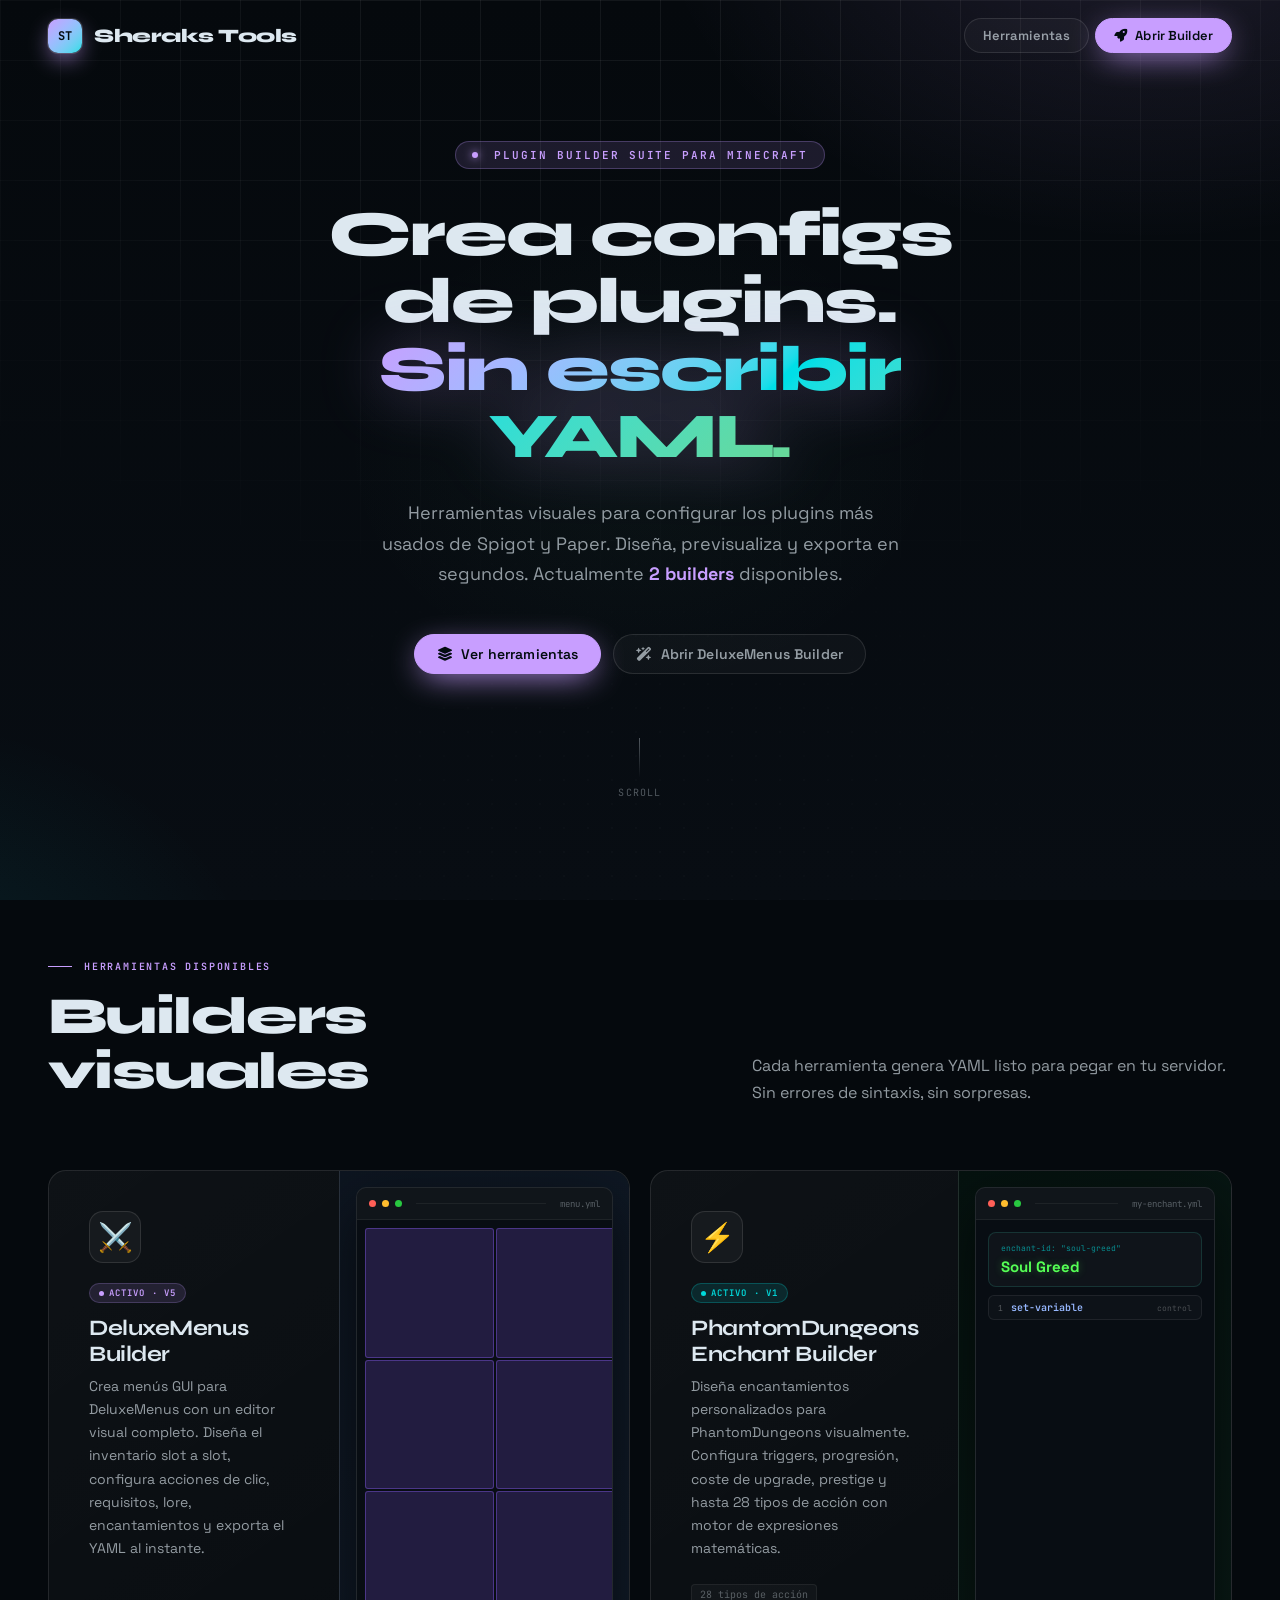
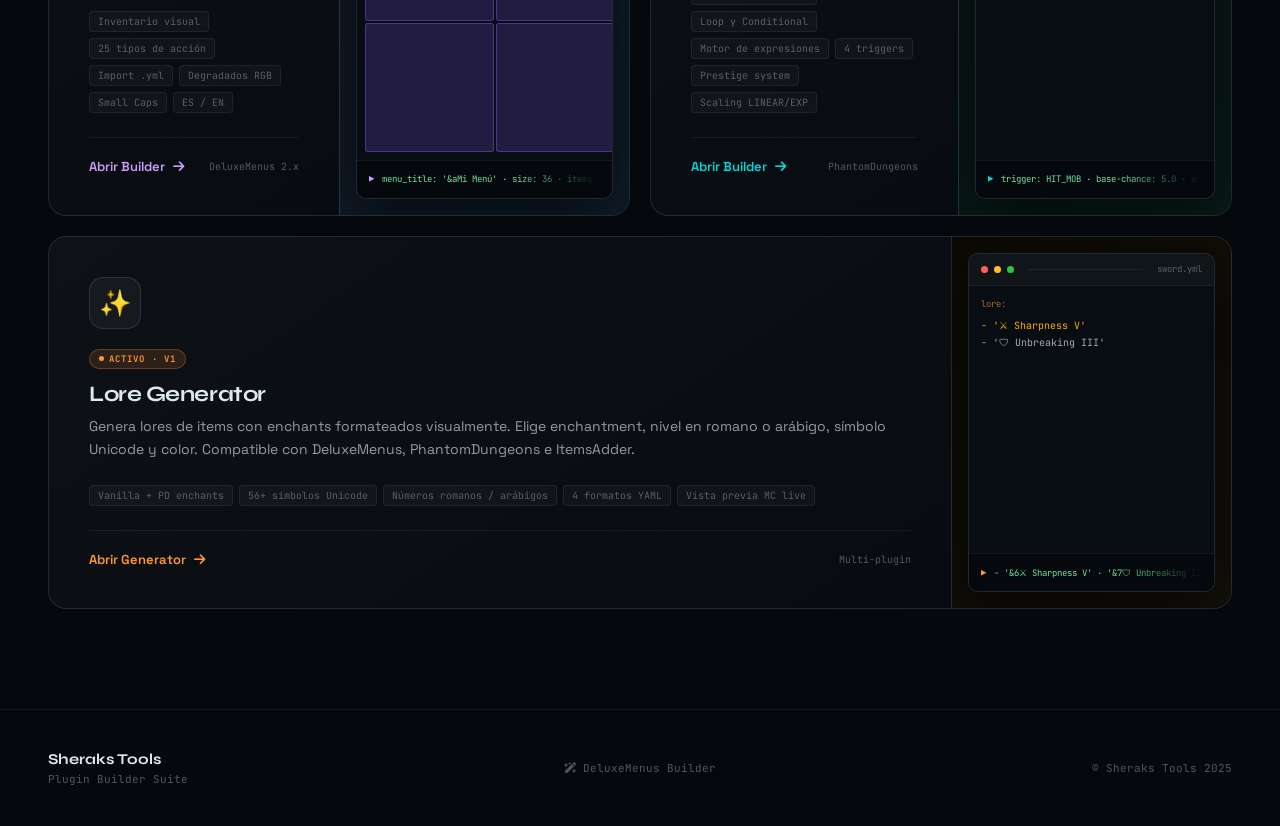
<file: index.html>
<!DOCTYPE html>
<html lang="es">
<head>
<meta charset="UTF-8">
<meta name="viewport" content="width=device-width,initial-scale=1">
<title>Sheraks Tools — Plugin Builder Suite</title>
<link rel="stylesheet" href="https://cdnjs.cloudflare.com/ajax/libs/font-awesome/6.4.0/css/all.min.css"/>
<link href="https://fonts.googleapis.com/css2?family=Space+Grotesk:wght@300;400;500;600;700&family=JetBrains+Mono:wght@400;500;600;700&family=Syne:wght@400;500;600;700;800&display=swap" rel="stylesheet"/>
<style>
/* ── TOKENS ── */
:root{
  --bg-0:#05090d;
  --bg-1:#080d13;
  --bg-2:#0d1520;
  --bg-3:#111c2a;
  --line:rgba(255,255,255,.06);
  --line-2:rgba(255,255,255,.11);
  --line-3:rgba(255,255,255,.18);
  --fg:#dde8f0;
  --fg-dim:rgba(221,232,240,.65);
  --fg-muted:rgba(221,232,240,.35);
  --accent:oklch(0.78 0.16 300);
  --accent-dim:oklch(0.78 0.16 300 / .12);
  --accent-2:oklch(0.82 0.14 200);
  --accent-3:oklch(0.80 0.14 155);
  --warn:oklch(0.82 0.16 70);
  --red:oklch(0.72 0.18 22);
  --r:18px;
  --r-sm:10px;
}

*{box-sizing:border-box;margin:0;padding:0}
html{scroll-behavior:smooth}
body{
  font-family:'Space Grotesk',sans-serif;
  background:var(--bg-0);
  color:var(--fg);
  -webkit-font-smoothing:antialiased;
  overflow-x:hidden;
  min-height:100vh;
}

/* ── BACKGROUNDS ── */
.bg-radials{
  position:fixed;inset:0;z-index:-2;pointer-events:none;
  background:
    radial-gradient(900px 600px at 90% -10%, oklch(0.78 0.16 300 / .13) 0%, transparent 55%),
    radial-gradient(700px 500px at -10% 110%, oklch(0.82 0.14 200 / .09) 0%, transparent 55%),
    radial-gradient(500px 400px at 50% 50%, oklch(0.80 0.14 155 / .04) 0%, transparent 60%),
    linear-gradient(180deg,var(--bg-0),var(--bg-1));
}
.bg-grid{
  position:fixed;inset:0;z-index:-1;pointer-events:none;
  background-image:
    linear-gradient(var(--line) 1px,transparent 1px),
    linear-gradient(90deg,var(--line) 1px,transparent 1px);
  background-size:60px 60px;
  mask-image:radial-gradient(1400px 900px at 50% -5%,black 20%,transparent 75%);
}
.bg-dots{
  position:fixed;inset:0;z-index:-1;pointer-events:none;opacity:.4;
  background-image:radial-gradient(circle,rgba(255,255,255,.06) 1px,transparent 1px);
  background-size:24px 24px;
  mask-image:radial-gradient(800px at 50% 100%,black 0%,transparent 70%);
}

/* ── NAV ── */
nav{
  position:fixed;top:0;left:0;right:0;z-index:100;
  display:flex;align-items:center;justify-content:space-between;
  padding:18px 48px;
  transition:all .3s;
}
nav.scrolled{
  background:rgba(5,9,13,.85);
  backdrop-filter:blur(16px);
  border-bottom:1px solid var(--line);
  padding:12px 48px;
  box-shadow:0 4px 32px rgba(0,0,0,.4);
}
.brand{
  display:flex;align-items:center;gap:12px;
  text-decoration:none;
  font-family:'Syne',sans-serif;font-weight:800;font-size:19px;color:var(--fg);
  letter-spacing:-.02em;
}
.brand-icon{
  width:34px;height:34px;border-radius:10px;
  background:linear-gradient(135deg,var(--accent),var(--accent-2));
  display:grid;place-items:center;
  box-shadow:0 0 0 1px rgba(255,255,255,.15),0 8px 24px -6px var(--accent);
  font-family:'JetBrains Mono',monospace;font-size:12px;font-weight:700;
  color:#030c10;flex-shrink:0;
  transition:transform .2s;
}
.brand:hover .brand-icon{transform:rotate(-6deg) scale(1.1)}
.nav-links{display:flex;align-items:center;gap:6px}

/* ── BUTTONS ── */
.btn{
  display:inline-flex;align-items:center;gap:8px;
  font-family:'Space Grotesk',sans-serif;font-weight:600;font-size:14px;
  padding:10px 22px;border-radius:999px;
  border:1px solid transparent;text-decoration:none;
  cursor:pointer;transition:all .22s;white-space:nowrap;
  letter-spacing:.01em;
}
.btn-primary{
  background:var(--accent);color:#030c10;border-color:var(--accent);
  box-shadow:0 8px 32px -8px var(--accent);
}
.btn-primary:hover{transform:translateY(-2px);box-shadow:0 16px 40px -8px var(--accent);filter:brightness(1.08)}
.btn-primary:active{transform:translateY(0)}
.btn-ghost{
  color:var(--fg-dim);border-color:var(--line-2);
  background:rgba(255,255,255,.03);
}
.btn-ghost:hover{color:var(--fg);border-color:var(--line-3);background:rgba(255,255,255,.06)}
.btn-sm{padding:8px 18px;font-size:13px}

/* ── HERO ── */
.hero{
  min-height:100vh;
  display:flex;flex-direction:column;align-items:center;justify-content:center;
  padding:120px 48px 80px;
}
.hero-inner{
  max-width:720px;width:100%;
  display:flex;flex-direction:column;align-items:center;text-align:center;
}
.hero-eyebrow{
  display:inline-flex;align-items:center;gap:8px;
  font-family:'JetBrains Mono',monospace;font-size:11px;font-weight:600;
  color:var(--accent);text-transform:uppercase;letter-spacing:.18em;
  padding:6px 16px;border-radius:999px;
  background:var(--accent-dim);border:1px solid oklch(0.78 0.16 300 / .25);
  margin-bottom:32px;
  animation:fadeUp .6s ease both;
}
.hero-eyebrow::before{content:'';width:6px;height:6px;border-radius:50%;background:var(--accent);box-shadow:0 0 8px var(--accent)}
.hero-title{
  font-family:'Syne',sans-serif;font-weight:800;
  font-size:clamp(38px,5vw,68px);
  line-height:1.05;letter-spacing:-.03em;
  margin-bottom:28px;
  animation:fadeUp .6s ease .1s both;
}
.hero-title em{
  font-style:normal;
  background:linear-gradient(135deg,var(--accent),var(--accent-2) 50%,var(--accent-3));
  -webkit-background-clip:text;-webkit-text-fill-color:transparent;background-clip:text;
  filter:drop-shadow(0 0 32px oklch(0.78 0.16 300 / .35));
}
.hero-sub{
  font-size:18px;color:var(--fg-dim);max-width:520px;line-height:1.7;
  margin-bottom:44px;
  animation:fadeUp .6s ease .2s both;
}
.hero-cta{
  display:flex;align-items:center;gap:12px;flex-wrap:wrap;justify-content:center;
  animation:fadeUp .6s ease .3s both;
}
.hero-scroll{
  margin-top:64px;
  display:flex;flex-direction:column;align-items:center;gap:8px;
  color:var(--fg-muted);font-family:'JetBrains Mono',monospace;font-size:10px;
  letter-spacing:.12em;text-transform:uppercase;
  animation:fadeUp .6s ease .5s both;
}
.hero-scroll-line{
  width:1px;height:40px;background:linear-gradient(to bottom,var(--fg-muted),transparent);
  animation:scrollPulse 2s ease infinite;
}
@keyframes scrollPulse{0%,100%{opacity:.4;transform:scaleY(1)}50%{opacity:1;transform:scaleY(.6)}}

/* ── STATS BAR ── */
.stats-bar{
  display:flex;align-items:stretch;
  border:1px solid var(--line-2);border-radius:var(--r);
  background:rgba(255,255,255,.02);overflow:hidden;
  backdrop-filter:blur(8px);
  animation:fadeUp .6s ease .4s both;
  margin-top:56px;
}
.stat-item{
  padding:20px 40px;text-align:center;
  border-right:1px solid var(--line);flex:1;
  position:relative;transition:background .2s;
}
.stat-item:last-child{border-right:none}
.stat-item:hover{background:rgba(255,255,255,.03)}
.stat-val{
  font-family:'Syne',sans-serif;font-weight:800;font-size:32px;
  line-height:1;letter-spacing:-.03em;margin-bottom:4px;
}
.stat-lbl{font-family:'JetBrains Mono',monospace;font-size:10px;color:var(--fg-muted);text-transform:uppercase;letter-spacing:.12em}

/* ── SECTION ── */
section{padding:100px 48px}
.section-eyebrow{
  font-family:'JetBrains Mono',monospace;font-size:10px;font-weight:600;
  color:var(--accent);text-transform:uppercase;letter-spacing:.18em;
  display:flex;align-items:center;gap:12px;margin-bottom:16px;
}
.section-eyebrow::before{content:'';flex:none;width:24px;height:1px;background:var(--accent)}
.section-title{
  font-family:'Syne',sans-serif;font-weight:800;
  font-size:clamp(32px,5vw,52px);letter-spacing:-.03em;
  line-height:1.05;margin-bottom:16px;
}
.section-sub{font-size:16px;color:var(--fg-dim);max-width:480px;line-height:1.7}

/* ── TOOLS GRID ── */
.tools-grid{
  display:grid;
  grid-template-columns:1fr 1fr;
  gap:20px;
  margin-top:56px;
  align-items:stretch;
}
@media(max-width:960px){.tools-grid{grid-template-columns:1fr}}

/* ── TOOL CARD ── */
.tool-card{
  position:relative;
  background:linear-gradient(145deg,rgba(255,255,255,.04),rgba(255,255,255,.01));
  border:1px solid var(--line-2);
  border-radius:var(--r);
  padding:32px;
  text-decoration:none;
  display:flex;flex-direction:column;gap:0;
  overflow:hidden;
  transition:all .28s cubic-bezier(.2,.8,.2,1);
  cursor:pointer;
}
.tool-card::before{
  content:'';position:absolute;inset:0;
  background:radial-gradient(400px at var(--mx,50%) var(--my,50%), rgba(255,255,255,.04), transparent 60%);
  opacity:0;transition:opacity .3s;pointer-events:none;
}
.tool-card:hover::before{opacity:1}
.tool-card:hover{
  border-color:var(--card-accent,var(--accent));
  transform:translateY(-4px);
  box-shadow:
    0 24px 60px rgba(0,0,0,.4),
    0 0 0 1px var(--card-accent,var(--accent)),
    0 0 40px -10px var(--card-accent,var(--accent));
}
.tool-card.coming-soon{cursor:default;opacity:.6}
.tool-card.coming-soon:hover{transform:none;box-shadow:none;border-color:var(--line-2)}

/* Card glow accent bar */
.card-top-line{
  position:absolute;top:0;left:20%;right:20%;height:1px;
  background:linear-gradient(to right,transparent,var(--card-accent,var(--accent)),transparent);
  opacity:0;transition:opacity .3s;
}
.tool-card:hover .card-top-line{opacity:1}

.card-icon-wrap{
  width:52px;height:52px;border-radius:14px;
  background:rgba(255,255,255,.04);border:1px solid var(--line-2);
  display:grid;place-items:center;font-size:24px;
  margin-bottom:20px;flex-shrink:0;
  transition:all .28s;
  position:relative;overflow:hidden;
}
.card-icon-wrap::after{
  content:'';position:absolute;inset:0;
  background:radial-gradient(circle at 50% 50%,var(--card-accent,var(--accent)),transparent 70%);
  opacity:0;transition:opacity .3s;
}
.tool-card:hover .card-icon-wrap{
  border-color:var(--card-accent,var(--accent));
  box-shadow:0 0 20px -5px var(--card-accent,var(--accent));
}
.tool-card:hover .card-icon-wrap::after{opacity:.15}

.card-tag{
  display:inline-flex;align-items:center;gap:5px;
  font-family:'JetBrains Mono',monospace;font-size:9px;font-weight:600;
  text-transform:uppercase;letter-spacing:.12em;
  padding:3px 9px;border-radius:999px;
  background:var(--card-accent-dim,var(--accent-dim));
  color:var(--card-accent,var(--accent));
  border:1px solid var(--card-accent-border,oklch(0.78 0.16 300 / .2));
  margin-bottom:12px;align-self:flex-start;
}
.card-tag .dot{width:5px;height:5px;border-radius:50%;background:currentColor}
.card-tag.tag-soon{
  background:rgba(255,255,255,.04);color:var(--fg-muted);
  border-color:var(--line);
}

.card-name{
  font-family:'Syne',sans-serif;font-weight:700;font-size:22px;
  letter-spacing:-.02em;margin-bottom:8px;color:var(--fg);
}
.card-desc{
  font-size:14px;color:var(--fg-dim);line-height:1.65;
  margin-bottom:24px;flex:1;
}
.card-features{
  display:flex;flex-wrap:wrap;gap:6px;margin-bottom:24px;
}
.card-feat{
  font-family:'JetBrains Mono',monospace;font-size:10px;
  color:var(--fg-muted);padding:3px 8px;
  background:rgba(255,255,255,.03);border:1px solid var(--line);
  border-radius:4px;
}

.card-footer{
  display:flex;align-items:center;justify-content:space-between;
  padding-top:20px;
  border-top:1px solid var(--line);
  margin-top:auto;
}
.card-cta{
  display:inline-flex;align-items:center;gap:8px;
  font-family:'Space Grotesk',sans-serif;font-weight:600;font-size:13px;
  color:var(--card-accent,var(--accent));
  transition:gap .2s;
  text-decoration:none;
}
.tool-card:hover .card-cta{gap:12px}
.card-version{
  font-family:'JetBrains Mono',monospace;font-size:10px;
  color:var(--fg-muted);
}

/* ── FEATURED CARD (spans 2 cols) ── */
.tool-card.featured{
  grid-column:span 1;
  display:grid;
  grid-template-columns:1fr 1fr;
  gap:0;
  padding:0;
  overflow:hidden;
}
@media(max-width:740px){.tool-card.featured{grid-template-columns:1fr;}}
.featured-left{padding:40px;display:flex;flex-direction:column}
.featured-right{
  position:relative;overflow:hidden;
  background:linear-gradient(135deg,var(--bg-2),var(--bg-3));
  border-left:1px solid var(--line-2);
  display:flex;align-items:center;justify-content:center;
  min-height:280px;
}
.featured-mockup{
  position:absolute;inset:16px;
  background:var(--bg-1);
  border:1px solid var(--line-2);
  border-radius:var(--r-sm);
  overflow:hidden;
  display:flex;flex-direction:column;
  box-shadow:0 20px 60px rgba(0,0,0,.6);
}
.fm-bar{
  height:32px;background:rgba(255,255,255,.03);border-bottom:1px solid var(--line);
  display:flex;align-items:center;padding:0 12px;gap:6px;flex-shrink:0;
}
.fm-dot{width:7px;height:7px;border-radius:50%}
.fm-grid{
  flex:1;display:grid;grid-template-columns:repeat(9,1fr);gap:2px;padding:8px;
}
.fm-slot{
  aspect-ratio:1;border-radius:3px;
  background:rgba(255,255,255,.04);border:1px solid var(--line);
  transition:all .3s;
}
.fm-slot.filled{background:rgba(139,92,246,.2);border-color:rgba(139,92,246,.4)}
.fm-slot.sel{background:rgba(139,92,246,.35);border-color:var(--accent);box-shadow:0 0 8px var(--accent)}
.fm-yaml{
  height:38px;background:var(--bg-0);border-top:1px solid var(--line);
  display:flex;align-items:center;padding:0 12px;gap:8px;flex-shrink:0;
}
.fm-yaml-text{font-family:'JetBrains Mono',monospace;font-size:9px;color:oklch(0.82 0.14 155);overflow:hidden;white-space:nowrap;mask-image:linear-gradient(to right,black 60%,transparent)}

/* ── COMING SOON SECTION ── */
.coming-grid{
  display:grid;
  grid-template-columns:repeat(auto-fill,minmax(280px,1fr));
  gap:16px;
  margin-top:40px;
}
.coming-card{
  background:rgba(255,255,255,.015);
  border:1px dashed var(--line-2);
  border-radius:var(--r);
  padding:28px;
  display:flex;align-items:center;gap:16px;
  transition:all .2s;
}
.coming-card:hover{background:rgba(255,255,255,.03);border-color:var(--line-3)}
.coming-icon{
  width:44px;height:44px;border-radius:12px;
  background:rgba(255,255,255,.03);border:1px solid var(--line-2);
  display:grid;place-items:center;font-size:20px;flex-shrink:0;
}
.coming-info{flex:1}
.coming-name{font-family:'Syne',sans-serif;font-weight:700;font-size:15px;margin-bottom:4px}
.coming-desc{font-size:12px;color:var(--fg-muted)}
.coming-badge{
  font-family:'JetBrains Mono',monospace;font-size:9px;font-weight:600;
  text-transform:uppercase;letter-spacing:.1em;
  padding:3px 8px;border-radius:999px;
  background:rgba(255,255,255,.04);color:var(--fg-muted);
  border:1px solid var(--line);white-space:nowrap;
}

/* ── HOW IT WORKS ── */
.how-grid{
  display:grid;grid-template-columns:repeat(3,1fr);gap:24px;
  margin-top:56px;
}
@media(max-width:700px){.how-grid{grid-template-columns:1fr}}
.how-step{
  position:relative;padding:32px;
  background:rgba(255,255,255,.02);
  border:1px solid var(--line);border-radius:var(--r);
}
.how-step::before{
  content:attr(data-n);
  position:absolute;top:24px;right:24px;
  font-family:'Syne',sans-serif;font-weight:800;font-size:48px;
  color:rgba(255,255,255,.04);line-height:1;
}
.how-num{
  width:36px;height:36px;border-radius:10px;
  background:var(--accent-dim);border:1px solid oklch(0.78 0.16 300 / .25);
  display:grid;place-items:center;
  font-family:'JetBrains Mono',monospace;font-size:13px;font-weight:700;color:var(--accent);
  margin-bottom:20px;
}
.how-step h3{font-family:'Syne',sans-serif;font-weight:700;font-size:17px;margin-bottom:8px}
.how-step p{font-size:14px;color:var(--fg-dim);line-height:1.65}

/* ── FOOTER ── */
footer{
  border-top:1px solid var(--line);
  padding:40px 48px;
  display:flex;align-items:center;justify-content:space-between;
  flex-wrap:wrap;gap:16px;
}
.footer-brand{font-family:'Syne',sans-serif;font-weight:700;font-size:15px}
.footer-note{font-family:'JetBrains Mono',monospace;font-size:11px;color:var(--fg-muted)}
.footer-links{display:flex;gap:20px}
.footer-links a{font-family:'JetBrains Mono',monospace;font-size:11px;color:var(--fg-muted);text-decoration:none;transition:color .15s}
.footer-links a:hover{color:var(--accent)}

/* ── ANIMATIONS ── */
@keyframes fadeUp{from{opacity:0;transform:translateY(20px)}to{opacity:1;transform:none}}
.reveal{opacity:0;transform:translateY(24px);transition:opacity .6s ease,transform .6s ease}
.reveal.visible{opacity:1;transform:none}

/* SCROLLBAR */
::-webkit-scrollbar{width:5px}
::-webkit-scrollbar-track{background:var(--bg-0)}
::-webkit-scrollbar-thumb{background:var(--line-3);border-radius:3px}
::-webkit-scrollbar-thumb:hover{background:var(--fg-muted)}

/* ── RESPONSIVE ── */
@media(max-width:900px){
  nav,nav.scrolled{padding:14px 24px}
  .hero{padding:100px 24px 60px}
  section{padding:70px 24px}
  .stats-bar{flex-wrap:wrap}
  .stat-item{border-right:none;border-bottom:1px solid var(--line);flex:1 1 40%}
  footer{padding:32px 24px}
  .tools-grid{grid-template-columns:1fr}
  .tool-card.featured{grid-template-columns:1fr}
  .featured-right{display:none}
  .how-grid{grid-template-columns:1fr}
}
</style>
</head>
<body>

<div class="bg-radials"></div>
<div class="bg-grid"></div>
<div class="bg-dots"></div>

<!-- NAV -->
<nav id="nav">
  <a href="#" class="brand">
    <div class="brand-icon">ST</div>
    Sheraks Tools
  </a>
  <div class="nav-links">
    <a href="#tools" class="btn btn-ghost btn-sm">Herramientas</a>
    <a href="deluxemenus-builder-v5.html" class="btn btn-primary btn-sm">
      <i class="fa-solid fa-rocket"></i> Abrir Builder
    </a>
  </div>
</nav>

<!-- HERO -->
<section class="hero">
  <div class="hero-inner">
    <div class="hero-eyebrow">
      <span></span> Plugin Builder Suite para Minecraft
    </div>
    <h1 class="hero-title">
      Crea configs de plugins.<br><em>Sin escribir YAML.</em>
    </h1>
    </h1>
    <p class="hero-sub">
      Herramientas visuales para configurar los plugins más usados de Spigot y Paper. Diseña, previsualiza y exporta en segundos. Actualmente <strong style="color:var(--accent)">2 builders</strong> disponibles.
    </p>
    <div class="hero-cta">
      <a href="#tools" class="btn btn-primary">
        <i class="fa-solid fa-layer-group"></i> Ver herramientas
      </a>
      <a href="deluxemenus-builder-v5.html" class="btn btn-ghost">
        <i class="fa-solid fa-wand-magic-sparkles"></i> Abrir DeluxeMenus Builder
      </a>
    </div>
    <div class="hero-scroll">
      <div class="hero-scroll-line"></div>
      scroll
    </div>
  </div>
</section>

<!-- TOOLS -->
<section id="tools" style="padding-top:60px">
  <div style="max-width:1200px;margin:0 auto">
    <div class="section-eyebrow reveal">Herramientas disponibles</div>
    <div style="display:flex;align-items:flex-end;justify-content:space-between;flex-wrap:wrap;gap:16px;margin-bottom:48px">
      <h2 class="section-title reveal">Builders<br>visuales</h2>
      <p class="section-sub reveal" style="margin-bottom:8px">Cada herramienta genera YAML listo para pegar en tu servidor. Sin errores de sintaxis, sin sorpresas.</p>
    </div>

    <div class="tools-grid">

      <!-- DELUXEMENUS -->
      <div class="tool-card featured reveal"
           style="--card-accent:var(--accent);--card-accent-dim:var(--accent-dim);--card-accent-border:oklch(0.78 0.16 300 / .2)"
           onclick="window.location='deluxemenus-builder-v5.html'">
        <div class="card-top-line"></div>
        <div class="featured-left">
          <div class="card-icon-wrap" style="font-size:28px">⚔️</div>
          <div class="card-tag"><span class="dot"></span> Activo · v5</div>
          <div class="card-name">DeluxeMenus Builder</div>
          <div class="card-desc">
            Crea menús GUI para DeluxeMenus con un editor visual completo. Diseña el inventario slot a slot, configura acciones de clic, requisitos, lore, encantamientos y exporta el YAML al instante.
          </div>
          <div class="card-features">
            <span class="card-feat">Inventario visual</span>
            <span class="card-feat">25 tipos de acción</span>
            <span class="card-feat">Import .yml</span>
            <span class="card-feat">Degradados RGB</span>
            <span class="card-feat">Small Caps</span>
            <span class="card-feat">ES / EN</span>
          </div>
          <div class="card-footer" style="margin-top:0">
            <a href="deluxemenus-builder-v5.html" class="card-cta" onclick="event.stopPropagation()">
              Abrir Builder <i class="fa-solid fa-arrow-right"></i>
            </a>
            <span class="card-version">DeluxeMenus 2.x</span>
          </div>
        </div>
        <div class="featured-right">
          <div class="featured-mockup" id="fm">
            <div class="fm-bar">
              <div class="fm-dot" style="background:#ff5f57"></div>
              <div class="fm-dot" style="background:#febc2e"></div>
              <div class="fm-dot" style="background:#28c840"></div>
              <div style="flex:1;height:1px;background:var(--line);margin:0 8px"></div>
              <div style="font-family:'JetBrains Mono',monospace;font-size:9px;color:var(--fg-muted)">menu.yml</div>
            </div>
            <div class="fm-grid" id="fm-grid"></div>
            <div class="fm-yaml">
              <div style="font-family:'JetBrains Mono',monospace;font-size:9px;color:var(--accent);flex-shrink:0">▶</div>
              <div class="fm-yaml-text">menu_title: '&aMi Menú' · size: 36 · items: border_0, border_1...</div>
            </div>
          </div>
        </div>
      </div>

      <!-- PHANTOMDUNGEONS ENCHANT BUILDER -->
      <div class="tool-card featured reveal"
           style="--card-accent:oklch(0.78 0.18 195);--card-accent-dim:oklch(0.78 0.18 195/.12);--card-accent-border:oklch(0.78 0.18 195/.22);transition-delay:.1s"
           onclick="window.location='phantomdungeons-enchant-builder.html'">
        <div class="card-top-line"></div>
        <div class="featured-left">
          <div class="card-icon-wrap" style="font-size:28px">⚡</div>
          <div class="card-tag" style="background:oklch(0.78 0.18 195/.12);color:oklch(0.78 0.18 195);border-color:oklch(0.78 0.18 195/.25)">
            <span class="dot"></span> Activo · v1
          </div>
          <div class="card-name">PhantomDungeons Enchant Builder</div>
          <div class="card-desc">
            Diseña encantamientos personalizados para PhantomDungeons visualmente. Configura triggers, progresión, coste de upgrade, prestige y hasta 28 tipos de acción con motor de expresiones matemáticas.
          </div>
          <div class="card-features">
            <span class="card-feat">28 tipos de acción</span>
            <span class="card-feat">Loop y Conditional</span>
            <span class="card-feat">Motor de expresiones</span>
            <span class="card-feat">4 triggers</span>
            <span class="card-feat">Prestige system</span>
            <span class="card-feat">Scaling LINEAR/EXP</span>
          </div>
          <div class="card-footer" style="margin-top:0">
            <a href="phantomdungeons-enchant-builder.html" class="card-cta" style="color:oklch(0.78 0.18 195)" onclick="event.stopPropagation()">
              Abrir Builder <i class="fa-solid fa-arrow-right"></i>
            </a>
            <span class="card-version">PhantomDungeons</span>
          </div>
        </div>
        <div class="featured-right" style="background:linear-gradient(135deg,#05120f,#0a1c18)">
          <div class="featured-mockup" id="fm2">
            <div class="fm-bar">
              <div class="fm-dot" style="background:#ff5f57"></div>
              <div class="fm-dot" style="background:#febc2e"></div>
              <div class="fm-dot" style="background:#28c840"></div>
              <div style="flex:1;height:1px;background:var(--line);margin:0 8px"></div>
              <div style="font-family:'JetBrains Mono',monospace;font-size:9px;color:var(--fg-muted)">my-enchant.yml</div>
            </div>
            <div id="ench-preview-body" style="flex:1;padding:12px;display:flex;flex-direction:column;gap:8px;overflow:hidden">
              <!-- enchant card preview rendered by JS -->
              <div style="background:rgba(255,255,255,.03);border:1px solid rgba(61,232,200,.15);border-radius:8px;padding:10px 12px">
                <div style="font-family:'JetBrains Mono',monospace;font-size:8px;color:oklch(0.78 0.18 195/.6);margin-bottom:4px">enchant-id: "soul-greed"</div>
                <div style="font-size:15px;font-weight:700;color:#55FF55;text-shadow:0 0 8px rgba(85,255,85,.3)">Soul Greed</div>
              </div>
              <div id="ench-actions-preview" style="display:flex;flex-direction:column;gap:4px"></div>
            </div>
            <div class="fm-yaml">
              <div style="font-family:'JetBrains Mono',monospace;font-size:9px;color:oklch(0.78 0.18 195);flex-shrink:0">▶</div>
              <div class="fm-yaml-text" style="color:oklch(0.82 0.14 155)">trigger: HIT_MOB · base-chance: 5.0 · actions: set-variable, damage-area...</div>
            </div>
          </div>
        </div>
      </div>

      <!-- LORE GENERATOR -->
      <div class="tool-card reveal" style="transition-delay:.15s;grid-column:1/-1;
           --card-accent:oklch(0.80 0.18 55);--card-accent-dim:oklch(0.80 0.18 55/.12);--card-accent-border:oklch(0.80 0.18 55/.22);
           display:grid;grid-template-columns:1fr 280px;padding:0;overflow:hidden"
           onclick="window.location='lore-generator.html'">
        <div class="card-top-line"></div>
        <div class="featured-left">
          <div class="card-icon-wrap" style="font-size:26px">✨</div>
          <div class="card-tag" style="background:oklch(0.80 0.18 55/.12);color:oklch(0.80 0.18 55);border-color:oklch(0.80 0.18 55/.25)">
            <span class="dot"></span> Activo · v1
          </div>
          <div class="card-name">Lore Generator</div>
          <div class="card-desc">
            Genera lores de items con enchants formateados visualmente. Elige enchantment, nivel en romano o arábigo, símbolo Unicode y color. Compatible con DeluxeMenus, PhantomDungeons e ItemsAdder.
          </div>
          <div class="card-features">
            <span class="card-feat">Vanilla + PD enchants</span>
            <span class="card-feat">56+ símbolos Unicode</span>
            <span class="card-feat">Números romanos / arábigos</span>
            <span class="card-feat">4 formatos YAML</span>
            <span class="card-feat">Vista previa MC live</span>
          </div>
          <div class="card-footer" style="margin-top:0">
            <a href="lore-generator.html" class="card-cta" style="color:oklch(0.80 0.18 55)" onclick="event.stopPropagation()">
              Abrir Generator <i class="fa-solid fa-arrow-right"></i>
            </a>
            <span class="card-version">Multi-plugin</span>
          </div>
        </div>
        <div class="featured-right" style="background:linear-gradient(135deg,#0d0a05,#14110a)">
          <div class="featured-mockup">
            <div class="fm-bar">
              <div class="fm-dot" style="background:#ff5f57"></div>
              <div class="fm-dot" style="background:#febc2e"></div>
              <div class="fm-dot" style="background:#28c840"></div>
              <div style="flex:1;height:1px;background:var(--line);margin:0 8px"></div>
              <div style="font-family:'JetBrains Mono',monospace;font-size:9px;color:var(--fg-muted)">sword.yml</div>
            </div>
            <div style="flex:1;padding:12px;display:flex;flex-direction:column;gap:5px;overflow:hidden">
              <div style="font-family:'JetBrains Mono',monospace;font-size:9px;color:oklch(0.80 0.18 55/.6);margin-bottom:4px">lore:</div>
              <div id="lore-demo-lines" style="display:flex;flex-direction:column;gap:4px"></div>
            </div>
            <div class="fm-yaml">
              <div style="font-family:'JetBrains Mono',monospace;font-size:9px;color:oklch(0.80 0.18 55);flex-shrink:0">▶</div>
              <div class="fm-yaml-text" style="color:oklch(0.82 0.14 155)">  - '&6⚔ Sharpness V' · '&7🛡 Unbreaking III'...</div>
            </div>
          </div>
        </div>
      </div>

    </div>
  </div>
</section>

<!-- FOOTER -->
<footer>
  <div>
    <div class="footer-brand">Sheraks Tools</div>
    <div class="footer-note" style="margin-top:4px">Plugin Builder Suite </div>
  </div>
  <div class="footer-links">
    <a href="deluxemenus-builder-v5.html"><i class="fa-solid fa-wand-magic-sparkles"></i> DeluxeMenus Builder</a>
  </div>
  <div class="footer-note">&copy; Sheraks Tools 2025</div>
</footer>

<script>
// ── NAV SCROLL ──
window.addEventListener('scroll',()=>{
  document.getElementById('nav').classList.toggle('scrolled',window.scrollY>30);
},{passive:true});

// ── SCROLL REVEAL ──
const observer=new IntersectionObserver((entries)=>{
  entries.forEach(e=>{
    if(e.isIntersecting)e.target.classList.add('visible');
  });
},{threshold:.12,rootMargin:'0px 0px -40px 0px'});
document.querySelectorAll('.reveal').forEach(el=>observer.observe(el));

// ── LORE DEMO ANIMATION ──
(function(){
  const c=document.getElementById('lore-demo-lines');
  if(!c)return;
  const lines=[
    {color:'#FFAA00',text:"⚔ Sharpness V"},
    {color:'#AAAAAA',text:"🛡 Unbreaking III"},
    {color:'#55FFFF',text:"💎 Mending I"},
    {color:'#55FF55',text:"🔥 Fire Aspect II"},
    {color:'#FF55FF',text:"⭐ Looting III"},
    {color:'#5555FF',text:"💀 Smite IV"},
  ];
  let vi=0;
  function showNext(){
    if(vi<lines.length){
      const d=document.createElement('div');
      d.style.cssText=`font-family:'JetBrains Mono',monospace;font-size:10px;color:${lines[vi].color};opacity:0;transition:opacity .4s,transform .4s;transform:translateX(-6px)`;
      d.textContent=`  - '${lines[vi].text}'`;
      c.appendChild(d);
      requestAnimationFrame(()=>requestAnimationFrame(()=>{d.style.opacity='1';d.style.transform='none';}));
      vi++;setTimeout(showNext,450);
    }else{setTimeout(()=>{c.innerHTML='';vi=0;setTimeout(showNext,400);},3000);}
  }
  setTimeout(showNext,1000);
})();

// ── ENCHANT BUILDER MOCKUP ANIMATION ──
(function(){
  const container = document.getElementById('ench-actions-preview');
  if(!container) return;
  const actions = [
    {type:'set-variable', cat:'control', color:'oklch(0.80 0.16 270)'},
    {type:'damage-area',  cat:'damage',  color:'oklch(0.72 0.18 22)'},
    {type:'hologram',     cat:'visual',  color:'oklch(0.78 0.18 195)'},
    {type:'sound-effect', cat:'sound',   color:'oklch(0.82 0.15 70)'},
    {type:'loop',         cat:'control', color:'oklch(0.80 0.16 270)'},
  ];
  let visible = 0;
  function showNext(){
    if(visible < actions.length){
      const a = actions[visible];
      const row = document.createElement('div');
      row.style.cssText = `display:flex;align-items:center;gap:8px;padding:5px 9px;
        background:rgba(255,255,255,.025);border:1px solid rgba(255,255,255,.07);
        border-radius:6px;opacity:0;transition:opacity .4s,transform .4s;transform:translateY(6px)`;
      row.innerHTML = `<span style="font-family:'JetBrains Mono',monospace;font-size:8px;color:rgba(255,255,255,.3)">${visible+1}</span>
        <span style="font-family:'JetBrains Mono',monospace;font-size:10px;font-weight:600;color:${a.color}">${a.type}</span>
        <span style="font-family:'JetBrains Mono',monospace;font-size:8px;color:rgba(255,255,255,.25);margin-left:auto">${a.cat}</span>`;
      container.appendChild(row);
      requestAnimationFrame(()=>{
        requestAnimationFrame(()=>{row.style.opacity='1';row.style.transform='none';});
      });
      visible++;
      setTimeout(showNext, 500);
    } else {
      setTimeout(()=>{
        container.innerHTML='';visible=0;
        setTimeout(showNext, 400);
      }, 2800);
    }
  }
  setTimeout(showNext, 1200);
})();
document.querySelectorAll('.tool-card:not(.coming-soon)').forEach(card=>{
  card.addEventListener('mousemove',e=>{
    const r=card.getBoundingClientRect();
    card.style.setProperty('--mx',`${e.clientX-r.left}px`);
    card.style.setProperty('--my',`${e.clientY-r.top}px`);
  });
});

// ── DELUXEMENUS MOCKUP ANIMATION ──
(function(){
  const grid=document.getElementById('fm-grid');
  if(!grid)return;
  const slots=[];
  for(let i=0;i<36;i++){
    const s=document.createElement('div');
    s.className='fm-slot';
    grid.appendChild(s);
    slots.push(s);
  }
  const bs=new Set();
  for(let c=0;c<9;c++){bs.add(c);bs.add(27+c);}
  for(let r=0;r<4;r++){bs.add(r*9);bs.add(r*9+8);}

  function animate(){
    // Fill borders
    let delay=0;
    bs.forEach(i=>{setTimeout(()=>slots[i].classList.add('filled'),delay);delay+=25;});
    // Fill some inner slots
    setTimeout(()=>{
      const inner=[10,11,12,13,14,19,22,23,24];
      let d2=0;
      inner.forEach(i=>{setTimeout(()=>slots[i].classList.add('filled'),d2);d2+=55;});
      // Tour with sel
      setTimeout(()=>{
        const tour=[13,14,22,23,12,19,11];
        let ti=0;
        function step(){
          if(ti>0)slots[tour[ti-1]].classList.remove('sel');
          if(ti<tour.length){slots[tour[ti]].classList.add('sel');ti++;setTimeout(step,550);}
          else{slots[tour[tour.length-1]].classList.remove('sel');
            setTimeout(()=>{slots.forEach(s=>s.classList.remove('filled','sel'));setTimeout(animate,500);},900);}
        }
        step();
      },d2+300);
    },delay+200);
  }
  setTimeout(animate,400);
})();
</script>
</body>
</html>
</file>
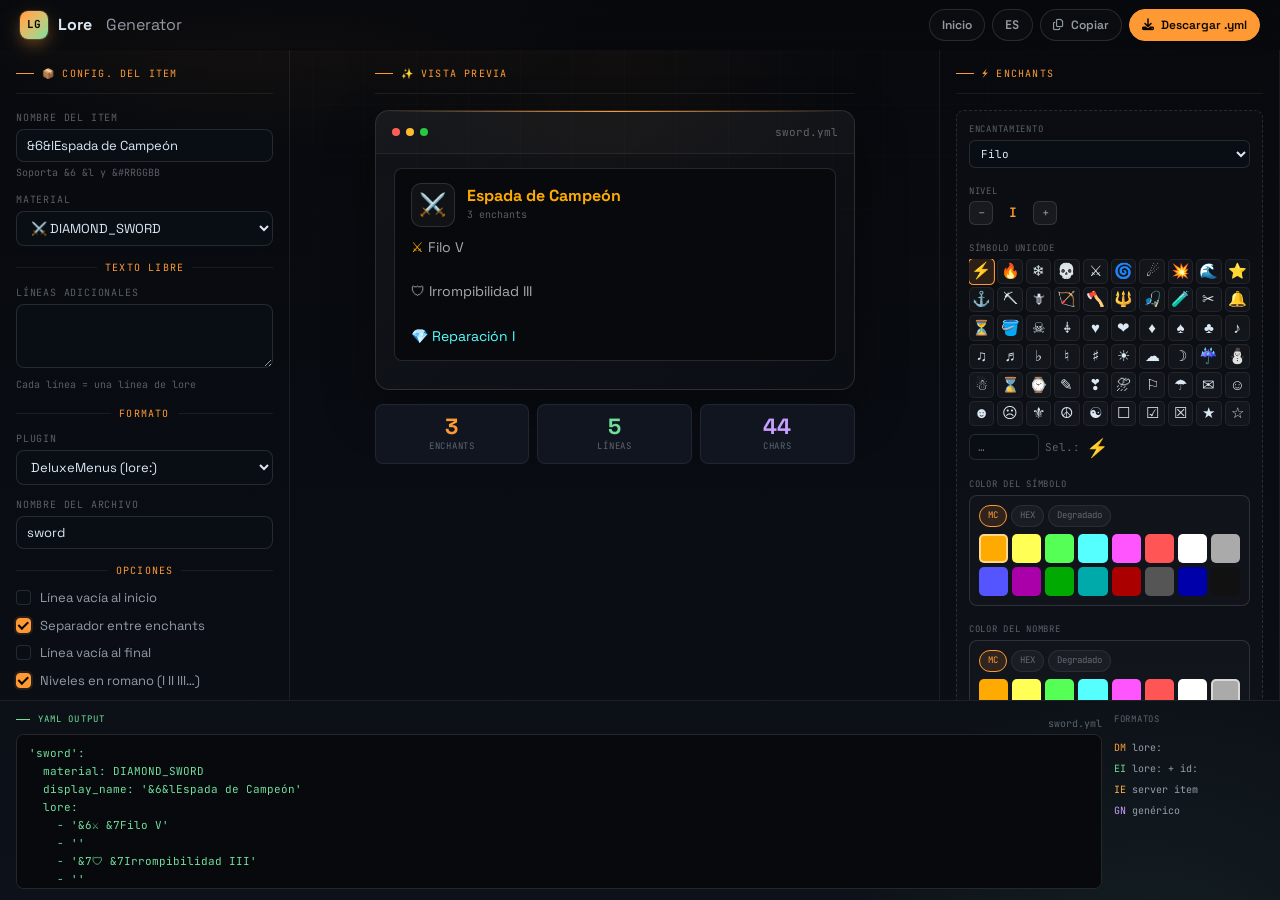
<file: lore-generator.html>
<!DOCTYPE html>
<html lang="es">
<head>
<meta charset="UTF-8">
<meta name="viewport" content="width=device-width,initial-scale=1">
<title>Lore Generator — Sheraks Tools</title>
<link rel="stylesheet" href="https://cdnjs.cloudflare.com/ajax/libs/font-awesome/6.4.0/css/all.min.css"/>
<link href="https://fonts.googleapis.com/css2?family=Space+Grotesk:wght@400;500;600;700&family=JetBrains+Mono:wght@400;500;600&display=swap" rel="stylesheet"/>
<style>
:root{
  --bg-0:#07090d;--bg-1:#0b0f17;--bg-2:#101520;
  --line:rgba(255,255,255,.07);--line-2:rgba(255,255,255,.12);--line-3:rgba(255,255,255,.18);
  --fg:#dce8f2;--fg-dim:rgba(220,232,242,.65);--fg-muted:rgba(220,232,242,.38);
  --accent:oklch(0.80 0.18 55);--accent-dim:oklch(0.80 0.18 55/.12);
  --accent-2:oklch(0.82 0.14 155);--purple:oklch(0.78 0.16 300);
  --red-a:oklch(0.72 0.18 22);--green-a:oklch(0.82 0.14 155);--warn:oklch(0.82 0.15 70);
  --r:14px;--r-sm:8px;--inp:#090d14;
}
*{box-sizing:border-box;margin:0;padding:0}
html,body{height:100%;overflow:hidden}
body{font-family:'Space Grotesk',sans-serif;background:var(--bg-0);color:var(--fg);font-size:14px;line-height:1.5;-webkit-font-smoothing:antialiased}
.bg-l{position:fixed;inset:0;z-index:-2;pointer-events:none;
  background:radial-gradient(700px 450px at 20% -10%,oklch(0.80 0.18 55/.10),transparent 55%),
             radial-gradient(600px at 90% 110%,oklch(0.82 0.14 155/.07),transparent 55%),
             linear-gradient(180deg,var(--bg-0),var(--bg-1))}
.bg-g{position:fixed;inset:0;z-index:-1;pointer-events:none;opacity:.22;
  background-image:linear-gradient(var(--line) 1px,transparent 1px),linear-gradient(90deg,var(--line) 1px,transparent 1px);
  background-size:52px 52px;mask-image:radial-gradient(900px 600px at 50% 0%,black 15%,transparent 75%)}
#nav{position:fixed;top:0;left:0;right:0;z-index:100;height:50px;
  display:flex;align-items:center;justify-content:space-between;padding:0 20px;
  background:linear-gradient(180deg,rgba(7,9,13,.85),rgba(7,9,13,.4));
  border-bottom:1px solid transparent;backdrop-filter:blur(12px)}
.brand{display:flex;align-items:center;gap:10px;font-weight:700;font-size:16px;color:var(--fg);text-decoration:none}
.brand-mark{width:28px;height:28px;border-radius:8px;
  background:linear-gradient(135deg,var(--accent),var(--accent-2));
  display:grid;place-items:center;color:#0a0700;font-family:'JetBrains Mono',monospace;font-size:11px;font-weight:700;
  box-shadow:0 0 0 1px rgba(255,255,255,.12),0 6px 20px -6px var(--accent)}
.nav-r{display:flex;gap:7px}
.btn{display:inline-flex;align-items:center;gap:7px;padding:8px 16px;border-radius:999px;
  font-family:'Space Grotesk',sans-serif;font-weight:600;font-size:13px;border:1px solid transparent;
  cursor:pointer;transition:all .2s;white-space:nowrap;text-decoration:none}
.btn-primary{background:var(--accent);color:#0a0700;border-color:var(--accent)}
.btn-primary:hover{transform:translateY(-1px);filter:brightness(1.1)}
.btn-ghost{color:var(--fg-dim);border-color:var(--line-2);background:rgba(255,255,255,.02)}
.btn-ghost:hover{color:var(--fg);border-color:var(--line-3);background:rgba(255,255,255,.05)}
.btn-sm{padding:6px 12px;font-size:12px}
.btn-xs{padding:4px 9px;font-size:11px}
.icon-btn{width:24px;height:24px;display:flex;align-items:center;justify-content:center;
  background:oklch(0.72 0.18 22/.08);color:var(--red-a);border:1px solid oklch(0.72 0.18 22/.2);
  border-radius:6px;cursor:pointer;transition:all .15s;font-size:11px;flex-shrink:0}
.icon-btn:hover{background:oklch(0.72 0.18 22/.2)}
#app{display:grid;grid-template-columns:290px 1fr 340px;grid-template-rows:1fr 200px;
  height:calc(100vh - 50px);margin-top:50px}
.pnl{overflow-y:auto;overflow-x:hidden;border-right:1px solid var(--line);padding:16px}
.pnl::-webkit-scrollbar{width:3px}
.pnl::-webkit-scrollbar-thumb{background:var(--line-2);border-radius:2px}
.ph{font-family:'JetBrains Mono',monospace;font-size:10px;color:var(--accent);
  letter-spacing:.12em;text-transform:uppercase;display:flex;align-items:center;gap:8px;
  margin-bottom:16px;padding-bottom:12px;border-bottom:1px solid var(--line)}
.ph::before{content:'';width:18px;height:1px;background:var(--accent)}
.f{margin-bottom:12px}
.f label{display:block;font-family:'JetBrains Mono',monospace;font-size:10px;
  color:var(--fg-muted);text-transform:uppercase;letter-spacing:.08em;margin-bottom:4px}
.f input,.f select,.f textarea{
  width:100%;background:var(--inp);border:1px solid var(--line-2);border-radius:var(--r-sm);
  color:var(--fg);font-family:'Space Grotesk',sans-serif;font-size:13px;
  padding:7px 10px;outline:none;transition:border-color .18s;color-scheme:dark}
.f input:focus,.f select:focus,.f textarea:focus{border-color:var(--accent);box-shadow:0 0 0 2px var(--accent-dim)}
.f select option{background:var(--inp);color:var(--fg)}
.f textarea{resize:vertical;min-height:52px;font-family:'JetBrains Mono',monospace;font-size:12px}
.hint{font-family:'JetBrains Mono',monospace;font-size:10px;color:var(--fg-muted);margin-top:3px}
.row2{display:grid;grid-template-columns:1fr 1fr;gap:9px}
.sdiv{font-family:'JetBrains Mono',monospace;font-size:10px;color:var(--accent);
  text-transform:uppercase;letter-spacing:.12em;margin:14px 0 10px;display:flex;align-items:center;gap:8px}
.sdiv::before,.sdiv::after{content:'';flex:1;height:1px;background:var(--line)}
.ck{display:flex;align-items:center;gap:9px;margin-bottom:8px;cursor:pointer;user-select:none}
.ck input[type=checkbox]{opacity:0;position:absolute;width:0;height:0;pointer-events:none}
.ck-box{width:15px;height:15px;flex-shrink:0;background:var(--inp);border:1px solid var(--line-2);
  border-radius:4px;display:flex;align-items:center;justify-content:center;transition:all .14px}
.ck input[type=checkbox]:checked + .ck-box{background:var(--accent);border-color:var(--accent);box-shadow:0 0 0 2px var(--accent-dim)}
.ck-box::after{content:'';width:8px;height:4px;border-left:2px solid #0a0700;border-bottom:2px solid #0a0700;
  transform:rotate(-45deg) translateY(-1px);opacity:0;transition:opacity .12s;display:block}
.ck input[type=checkbox]:checked + .ck-box::after{opacity:1}
.ck span:last-child{font-size:13px;color:var(--fg-dim)}
/* Symbol grid */
.sym-grid{display:grid;grid-template-columns:repeat(10,1fr);gap:3px;max-height:170px;overflow-y:auto}
.sym-grid::-webkit-scrollbar{width:3px}
.sym-grid::-webkit-scrollbar-thumb{background:var(--line-2)}
.sym{display:flex;align-items:center;justify-content:center;aspect-ratio:1;font-size:15px;cursor:pointer;
  border-radius:5px;background:rgba(255,255,255,.03);border:1px solid var(--line);transition:all .12s}
.sym:hover,.sym.on{border-color:var(--accent);background:var(--accent-dim);transform:scale(1.08)}
/* Color picker */
.cpicker{background:rgba(255,255,255,.02);border:1px solid var(--line-2);border-radius:var(--r-sm);padding:9px;margin-top:4px}
.cp-tabs{display:flex;gap:4px;margin-bottom:7px}
.cpt{font-family:'JetBrains Mono',monospace;font-size:9px;padding:3px 8px;border-radius:999px;
  background:rgba(255,255,255,.04);border:1px solid var(--line);cursor:pointer;color:var(--fg-muted);transition:all .12s}
.cpt:hover,.cpt.on{color:var(--accent);border-color:var(--accent);background:var(--accent-dim)}
.cp-mc-grid{display:grid;grid-template-columns:repeat(8,1fr);gap:4px}
.cpm{width:100%;aspect-ratio:1;border-radius:5px;cursor:pointer;border:2px solid transparent;transition:all .12s}
.cpm:hover,.cpm.on{border-color:rgba(255,255,255,.5);transform:scale(1.08)}
.cp-hex-row{display:flex;gap:6px;align-items:center}
.cp-hex-inp{flex:1;background:var(--bg-0);border:1px solid var(--line-2);border-radius:6px;
  color:var(--fg);font-family:'JetBrains Mono',monospace;font-size:11px;padding:5px 8px;outline:none;color-scheme:dark}
.cp-hex-inp:focus{border-color:var(--accent)}
.cp-swatch{width:28px;height:28px;border-radius:6px;border:1px solid rgba(255,255,255,.2);flex-shrink:0}
.cp-grad-row{display:flex;gap:5px;align-items:center;margin-bottom:4px}
.cp-grad-swatch{width:22px;height:22px;border-radius:5px;cursor:pointer;border:2px solid rgba(255,255,255,.2);
  position:relative;overflow:hidden;flex-shrink:0}
.cp-grad-swatch input[type=color]{position:absolute;inset:-4px;width:calc(100%+8px);height:calc(100%+8px);border:none;padding:0;cursor:pointer;opacity:0}
.cp-grad-hex{flex:1;background:var(--bg-0);border:1px solid var(--line-2);border-radius:5px;
  color:var(--fg);font-family:'JetBrains Mono',monospace;font-size:10px;padding:4px 6px;outline:none;color-scheme:dark}
.cp-grad-preview{height:8px;border-radius:4px;margin-top:5px}
/* Center */
#center{display:flex;flex-direction:column;align-items:center;padding:16px;overflow-y:auto;
  border-right:1px solid var(--line);
  background:radial-gradient(400px 300px at 50% 0%,oklch(0.80 0.18 55/.04),transparent 70%)}
.lore-card{width:100%;max-width:480px;background:linear-gradient(145deg,rgba(255,255,255,.04),rgba(255,255,255,.01));
  border:1px solid var(--line-2);border-radius:var(--r);overflow:hidden;box-shadow:0 20px 50px rgba(0,0,0,.4)}
.lc-topline{height:1px;background:linear-gradient(to right,transparent,var(--accent),transparent)}
.lc-header{padding:12px 16px;border-bottom:1px solid var(--line);background:rgba(255,255,255,.02);
  display:flex;align-items:center;gap:6px}
.lc-dot{width:8px;height:8px;border-radius:50%}
.lc-fname{font-family:'JetBrains Mono',monospace;font-size:11px;color:var(--fg-muted);margin-left:auto}
.lc-body{padding:14px 18px}
.mc-item{background:var(--bg-0);border:1px solid var(--line-2);border-radius:var(--r-sm);padding:14px 16px;margin-bottom:14px}
.mc-item-top{display:flex;align-items:center;gap:12px;margin-bottom:10px}
.mc-item-icon{width:44px;height:44px;border-radius:10px;background:rgba(255,255,255,.04);
  border:1px solid var(--line-2);display:grid;place-items:center;font-size:22px;flex-shrink:0}
.mc-item-name{font-size:16px;font-weight:700;line-height:1.1}
.mc-lore-list{display:flex;flex-direction:column;gap:2px}
.mc-lore-line{font-size:14px;line-height:1.45;white-space:pre-wrap;font-family:'Space Grotesk',sans-serif}
.stats-row{display:flex;gap:8px;margin-top:14px;width:100%;max-width:480px}
.stat-box{flex:1;background:var(--bg-2);border:1px solid var(--line);border-radius:var(--r-sm);padding:10px 8px;text-align:center}
.sv{font-size:22px;font-weight:700;line-height:1;margin-bottom:3px}
.sl{font-family:'JetBrains Mono',monospace;font-size:9px;color:var(--fg-muted);text-transform:uppercase;letter-spacing:.08em}
/* Enchant list */
.ench-list-wrap{display:flex;flex-direction:column;gap:5px;margin-bottom:8px}
.ench-entry{background:rgba(255,255,255,.025);border:1px solid var(--line-2);border-radius:var(--r-sm);overflow:hidden}
.ench-entry-hdr{display:flex;align-items:center;gap:8px;padding:8px 10px;cursor:pointer;transition:background .15s}
.ench-entry-hdr:hover,.ench-entry.open .ench-entry-hdr{background:rgba(255,255,255,.04)}
.ench-entry.open .ench-entry-hdr{border-bottom:1px solid var(--line)}
.ee-sym{font-size:16px;width:22px;text-align:center;flex-shrink:0}
.ee-name{font-size:13px;font-weight:600;flex:1;overflow:hidden;white-space:nowrap;text-overflow:ellipsis}
.ee-lvl{font-family:'JetBrains Mono',monospace;font-size:10px;color:var(--accent);
  background:var(--accent-dim);border:1px solid oklch(0.80 0.18 55/.25);border-radius:4px;padding:1px 6px;flex-shrink:0}
.ench-entry-body{padding:10px;display:none;background:rgba(0,0,0,.2)}
.ench-entry.open .ench-entry-body{display:block}
.lvl-row{display:flex;align-items:center;gap:6px}
.lvl-btn{width:24px;height:24px;border-radius:6px;background:rgba(255,255,255,.05);border:1px solid var(--line-2);
  display:flex;align-items:center;justify-content:center;cursor:pointer;font-size:12px;color:var(--fg-dim);transition:all .15s;flex-shrink:0}
.lvl-btn:hover{border-color:var(--accent);color:var(--accent);background:var(--accent-dim)}
.lvl-display{font-family:'JetBrains Mono',monospace;font-size:13px;font-weight:600;color:var(--accent);min-width:28px;text-align:center}
.mini-f{margin-bottom:8px}
.mini-f label{font-family:'JetBrains Mono',monospace;font-size:9px;color:var(--fg-muted);text-transform:uppercase;letter-spacing:.08em;display:block;margin-bottom:3px}
.mini-inp{width:100%;background:var(--inp);border:1px solid var(--line-2);border-radius:6px;color:var(--fg);font-family:'JetBrains Mono',monospace;font-size:11px;padding:5px 8px;outline:none;color-scheme:dark;transition:border-color .15s}
.mini-inp:focus{border-color:var(--accent)}
.mini-sel{background:var(--inp);border:1px solid var(--line-2);border-radius:6px;color:var(--fg);font-family:'JetBrains Mono',monospace;font-size:11px;padding:5px 7px;outline:none;color-scheme:dark;width:100%}
.mini-sel option{background:var(--inp)}
.mini-row2{display:grid;grid-template-columns:1fr 1fr;gap:7px}
.add-area{background:rgba(255,255,255,.015);border:1px dashed var(--line-2);border-radius:var(--r-sm);padding:12px;display:flex;flex-direction:column;gap:9px;margin-top:4px}
/* YAML */
#yaml-panel{grid-column:1/-1;border-top:1px solid var(--line);background:rgba(255,255,255,.01);
  display:grid;grid-template-columns:1fr 150px;gap:12px;padding:12px 16px;align-items:start}
.yaml-ph{font-family:'JetBrains Mono',monospace;font-size:9px;color:var(--green-a);
  letter-spacing:.12em;text-transform:uppercase;display:flex;align-items:center;gap:8px;margin-bottom:7px}
.yaml-ph::before{content:'';width:14px;height:1px;background:var(--green-a)}
#yaml-out{background:var(--bg-0);border:1px solid var(--line-2);border-radius:var(--r-sm);
  padding:9px 12px;font-family:'JetBrains Mono',monospace;font-size:11px;
  color:var(--green-a);overflow:auto;height:155px;white-space:pre;line-height:1.65}
.yaml-side{display:flex;flex-direction:column;gap:6px}
.toast{position:fixed;bottom:20px;right:20px;background:var(--bg-1);color:var(--fg);
  border:1px solid var(--line-2);border-radius:var(--r-sm);box-shadow:0 16px 40px rgba(0,0,0,.5);
  font-size:14px;font-weight:600;padding:10px 16px;z-index:999;display:flex;align-items:center;gap:8px;
  animation:tIn .18s ease,tOut .3s ease 2s forwards}
.toast::before{content:'◆';color:var(--accent);font-size:9px}
@keyframes tIn{from{transform:translateY(12px);opacity:0}to{transform:none;opacity:1}}
@keyframes tOut{to{opacity:0;transform:translateY(8px)}}
::-webkit-scrollbar{width:4px;height:4px}
::-webkit-scrollbar-track{background:var(--bg-0)}
::-webkit-scrollbar-thumb{background:var(--line-2);border-radius:2px}
.sep{height:1px;background:var(--line);margin:10px 0}
.sec-lbl{font-family:'JetBrains Mono',monospace;font-size:9px;color:var(--fg-muted);text-transform:uppercase;letter-spacing:.08em;display:block;margin-bottom:4px}
</style>
</head>
<body>
<div class="bg-l"></div><div class="bg-g"></div>

<nav id="nav">
  <a href="index.html" class="brand"><div class="brand-mark">LG</div>Lore <span style="color:var(--fg-dim);font-weight:400;margin-left:4px" data-i18n="brandSub">Generator</span></a>
  <div class="nav-r">
    <a href="index.html" class="btn btn-ghost btn-sm" onmouseenter="this.style.color='var(--accent)';this.style.borderColor='var(--accent)';this.style.background='var(--accent-dim)'" onmouseleave="this.style.color='';this.style.borderColor='';this.style.background=''" data-i18n="btnHome">Inicio</a>
    <button class="btn btn-ghost btn-sm" onclick="toggleLang()" id="lang-btn" style="font-family:'JetBrains Mono',monospace;font-weight:700;letter-spacing:.05em">ES</button>
    <button class="btn btn-ghost btn-sm" onclick="copyYAML()"><i class="fa-regular fa-copy"></i> <span data-i18n="btnCopy">Copiar</span></button>
    <button class="btn btn-primary btn-sm" onclick="downloadYAML()"><i class="fa-solid fa-download"></i> <span data-i18n="btnDl">Descargar .yml</span></button>
  </div>
</nav>

<div id="app">
<!-- LEFT -->
<div class="pnl">
  <div class="ph" data-i18n="phLeft">📦 Config. del Item</div>
  <div class="f"><label data-i18n="lblName">Nombre del item</label><input id="i-name" value="&6&lEspada de Campeón" oninput="render()"><div class="hint" data-i18n="hintName">Soporta &amp;6 &amp;l y &amp;#RRGGBB</div></div>
  <div class="f">
    <label data-i18n="lblMat">Material</label>
    <select id="i-mat" onchange="render()">
      <optgroup label="Espadas" data-i18n-grp="grpSwords"><option value="⚔️">⚔️ WOODEN_SWORD</option><option value="⚔️">⚔️ STONE_SWORD</option><option value="⚔️">⚔️ IRON_SWORD</option><option value="⚔️">⚔️ GOLDEN_SWORD</option><option value="⚔️" selected>⚔️ DIAMOND_SWORD</option><option value="⚔️">⚔️ NETHERITE_SWORD</option></optgroup>
      <optgroup label="Picos" data-i18n-grp="grpPickaxes"><option value="⛏️">⛏️ WOODEN_PICKAXE</option><option value="⛏️">⛏️ STONE_PICKAXE</option><option value="⛏️">⛏️ IRON_PICKAXE</option><option value="⛏️">⛏️ GOLDEN_PICKAXE</option><option value="⛏️">⛏️ DIAMOND_PICKAXE</option><option value="⛏️">⛏️ NETHERITE_PICKAXE</option></optgroup>
      <optgroup label="Hachas" data-i18n-grp="grpAxes"><option value="🪓">🪓 WOODEN_AXE</option><option value="🪓">🪓 STONE_AXE</option><option value="🪓">🪓 IRON_AXE</option><option value="🪓">🪓 GOLDEN_AXE</option><option value="🪓">🪓 DIAMOND_AXE</option><option value="🪓">🪓 NETHERITE_AXE</option></optgroup>
      <optgroup label="Palas" data-i18n-grp="grpShovels"><option value="🌾">🌾 WOODEN_SHOVEL</option><option value="🌾">🌾 STONE_SHOVEL</option><option value="🌾">🌾 IRON_SHOVEL</option><option value="🌾">🌾 GOLDEN_SHOVEL</option><option value="🌾">🌾 DIAMOND_SHOVEL</option><option value="🌾">🌾 NETHERITE_SHOVEL</option></optgroup>
      <optgroup label="Azadas" data-i18n-grp="grpHoes"><option value="🌿">🌿 WOODEN_HOE</option><option value="🌿">🌿 STONE_HOE</option><option value="🌿">🌿 IRON_HOE</option><option value="🌿">🌿 GOLDEN_HOE</option><option value="🌿">🌿 DIAMOND_HOE</option><option value="🌿">🌿 NETHERITE_HOE</option></optgroup>
      <optgroup label="Cascos" data-i18n-grp="grpHelmets"><option value="⛑️">⛑️ LEATHER_HELMET</option><option value="⛑️">⛑️ CHAINMAIL_HELMET</option><option value="⛑️">⛑️ IRON_HELMET</option><option value="⛑️">⛑️ GOLDEN_HELMET</option><option value="⛑️">⛑️ DIAMOND_HELMET</option><option value="⛑️">⛑️ NETHERITE_HELMET</option><option value="🐢">🐢 TURTLE_HELMET</option></optgroup>
      <optgroup label="Petos" data-i18n-grp="grpChests"><option value="🦺">🦺 LEATHER_CHESTPLATE</option><option value="🦺">🦺 CHAINMAIL_CHESTPLATE</option><option value="🦺">🦺 IRON_CHESTPLATE</option><option value="🦺">🦺 GOLDEN_CHESTPLATE</option><option value="🦺">🦺 DIAMOND_CHESTPLATE</option><option value="🦺">🦺 NETHERITE_CHESTPLATE</option></optgroup>
      <optgroup label="Pantalones" data-i18n-grp="grpLegs"><option value="👖">👖 LEATHER_LEGGINGS</option><option value="👖">👖 CHAINMAIL_LEGGINGS</option><option value="👖">👖 IRON_LEGGINGS</option><option value="👖">👖 GOLDEN_LEGGINGS</option><option value="👖">👖 DIAMOND_LEGGINGS</option><option value="👖">👖 NETHERITE_LEGGINGS</option></optgroup>
      <optgroup label="Botas" data-i18n-grp="grpBoots"><option value="👟">👟 LEATHER_BOOTS</option><option value="👟">👟 CHAINMAIL_BOOTS</option><option value="👟">👟 IRON_BOOTS</option><option value="👟">👟 GOLDEN_BOOTS</option><option value="👟">👟 DIAMOND_BOOTS</option><option value="👟">👟 NETHERITE_BOOTS</option></optgroup>
      <optgroup label="A distancia" data-i18n-grp="grpRanged"><option value="🏹">🏹 BOW</option><option value="🏹">🏹 CROSSBOW</option><option value="🔱">🔱 TRIDENT</option><option value="🎣">🎣 FISHING_ROD</option></optgroup>
      <optgroup label="Otros" data-i18n-grp="grpOthers"><option value="🛡️">🛡️ SHIELD</option><option value="🦋">🦋 ELYTRA</option><option value="📕">📕 BOOK</option><option value="📗">📗 ENCHANTED_BOOK</option><option value="💎">💎 DIAMOND</option><option value="⭐">⭐ NETHER_STAR</option><option value="🔮">🔮 ENDER_PEARL</option><option value="🏺">🏺 TOTEM_OF_UNDYING</option></optgroup>
    </select>
  </div>
  <div class="sdiv" data-i18n="sdivFree">Texto libre</div>
  <div class="f"><label data-i18n="lblFree">Líneas adicionales</label><textarea id="i-free" rows="3" oninput="render()"></textarea><div class="hint" data-i18n="hintFree">Cada línea = una línea de lore</div></div>
  <div class="sdiv" data-i18n="sdivFmt">Formato</div>
  <div class="f"><label data-i18n="lblPlugin">Plugin</label>
    <select id="fmt-plugin" onchange="render()">
      <option value="deluxemenus">DeluxeMenus (lore:)</option>
      <option value="executableitems">ExecutableItems (lore:)</option>
      <option value="itemedit">ItemEdit (server item)</option>
      <option value="plain" data-i18n-opt="optPlain">Solo líneas (genérico)</option>
    </select>
  </div>
  <div class="f"><label data-i18n="lblFile">Nombre del archivo</label><input id="i-fname" value="sword" oninput="render()"></div>
  <div class="sdiv" data-i18n="sdivOpts">Opciones</div>
  <label class="ck"><input type="checkbox" id="opt-sep-top" onchange="render()"><span class="ck-box"></span><span data-i18n="ckSepTop">Línea vacía al inicio</span></label>
  <label class="ck"><input type="checkbox" id="opt-sep-ench" checked onchange="render()"><span class="ck-box"></span><span data-i18n="ckSepEnch">Separador entre enchants</span></label>
  <label class="ck"><input type="checkbox" id="opt-sep-bot" onchange="render()"><span class="ck-box"></span><span data-i18n="ckSepBot">Línea vacía al final</span></label>
  <label class="ck"><input type="checkbox" id="opt-roman" checked onchange="romanToggle()"><span class="ck-box"></span><span data-i18n="ckRoman">Niveles en romano (I II III…)</span></label>
</div>

<!-- CENTER -->
<div id="center">
  <div class="ph" style="max-width:480px;width:100%" data-i18n="phPrev">✨ Vista Previa</div>
  <div class="lore-card" style="max-width:480px;width:100%">
    <div class="lc-topline"></div>
    <div class="lc-header"><div class="lc-dot" style="background:#ff5f57"></div><div class="lc-dot" style="background:#febc2e"></div><div class="lc-dot" style="background:#28c840"></div><span class="lc-fname" id="prev-fname">sword.yml</span></div>
    <div class="lc-body">
      <div class="mc-item">
        <div class="mc-item-top"><div class="mc-item-icon" id="prev-icon">⚔️</div><div><div class="mc-item-name" id="prev-name"></div><div style="font-family:'JetBrains Mono',monospace;font-size:10px;color:var(--fg-muted);margin-top:2px" id="prev-ec">0 enchants</div></div></div>
        <div class="mc-lore-list" id="prev-lore"></div>
      </div>
    </div>
  </div>
  <div class="stats-row" style="max-width:480px">
    <div class="stat-box"><div class="sv" style="color:var(--accent)" id="st-e">0</div><div class="sl" data-i18n="slEnchs">Enchants</div></div>
    <div class="stat-box"><div class="sv" style="color:var(--accent-2)" id="st-l">0</div><div class="sl" data-i18n="slLines">Líneas</div></div>
    <div class="stat-box"><div class="sv" style="color:var(--purple)" id="st-c">0</div><div class="sl" data-i18n="slChars">Chars</div></div>
  </div>
</div>

<!-- RIGHT -->
<div class="pnl" id="rpanel">
  <div class="ph" data-i18n="phEnch">⚡ Enchants</div>
  <div class="add-area">
    <div class="mini-f"><label data-i18n="lblEnchSel">Encantamiento</label><select id="new-ench-sel" class="mini-sel"></select></div>
    <div id="custom-name-wrap" style="display:none"><div class="mini-f"><label data-i18n="lblCustomName">Nombre personalizado</label><input id="custom-ench-name" class="mini-inp"></div></div>
    <div class="mini-f"><label data-i18n="lblLevel">Nivel</label><div class="lvl-row"><div class="lvl-btn" onclick="adjNewLvl(-1)">−</div><div class="lvl-display" id="new-lvl-disp">I</div><div class="lvl-btn" onclick="adjNewLvl(1)">+</div></div></div>
    <div class="mini-f">
      <label data-i18n="lblSymbol">Símbolo Unicode</label>
      <div class="sym-grid" id="sym-grid"></div>
      <div style="display:flex;gap:6px;align-items:center;margin-top:5px">
        <input id="new-sym-custom" class="mini-inp" style="width:70px" placeholder="…" maxlength="3" oninput="if(this.value.trim()){selectedSym=this.value.trim();g('sym-sel-disp').textContent=selectedSym;}">
        <span style="font-family:'JetBrains Mono',monospace;font-size:11px;color:var(--fg-muted)" data-i18n="lblSymSel">Sel.:</span>
        <span id="sym-sel-disp" style="font-size:18px">⚡</span>
      </div>
    </div>
    <div class="mini-f"><label data-i18n="lblSymColor">Color del símbolo</label><div id="new-sym-picker" class="cpicker"></div></div>
    <div class="mini-f"><label data-i18n="lblNameColor">Color del nombre</label><div id="new-name-picker" class="cpicker"></div></div>
    <button class="btn btn-primary btn-sm" style="width:100%;justify-content:center" onclick="addEnchant()"><i class="fa-solid fa-plus"></i> <span data-i18n="btnAddEnch">Añadir enchant</span></button>
  </div>
  <div class="sep"></div>
  <div id="ench-list-wrap" class="ench-list-wrap"></div>
  <div id="empty-enchs" style="text-align:center;font-size:13px;color:var(--fg-muted);padding:20px 0;font-family:'JetBrains Mono',monospace" data-i18n="emptyEnch">Sin enchants · Añade el primero</div>
</div>

<!-- YAML -->
<div id="yaml-panel">
  <div>
    <div style="display:flex;align-items:center;justify-content:space-between"><div class="yaml-ph">YAML Output</div><span style="font-family:'JetBrains Mono',monospace;font-size:10px;color:var(--fg-muted)" id="yaml-fname-disp">sword.yml</span></div>
    <pre id="yaml-out">-- Añade enchants para ver el YAML --</pre>
  </div>
  <div class="yaml-side">
    <div style="font-family:'JetBrains Mono',monospace;font-size:9px;color:var(--fg-muted);text-transform:uppercase;letter-spacing:.08em;margin-bottom:4px" data-i18n="yamlFmts">Formatos</div>
    <div style="font-family:'JetBrains Mono',monospace;font-size:10px;color:var(--fg-dim);line-height:2.1">
      <span style="color:var(--accent)">DM</span> lore:<br>
      <span style="color:var(--accent-2)">EI</span> lore: + id:<br>
      <span style="color:var(--warn)">IE</span> server item<br>
      <span style="color:var(--purple)">GN</span> genérico
    </div>
  </div>
</div>
</div>

<script>
// ── I18N ──
let LANG=localStorage.getItem('lg-lang')||'es';
const LT={
  es:{brandSub:'Generator',btnHome:'Inicio',btnCopy:'Copiar',btnDl:'Descargar .yml',
    phLeft:'📦 Config. del Item',lblName:'Nombre del item',hintName:'Soporta &amp;6 &amp;l y &amp;#RRGGBB',
    lblMat:'Material',grpSwords:'Espadas',grpPickaxes:'Picos',grpAxes:'Hachas',grpShovels:'Palas',
    grpHoes:'Azadas',grpHelmets:'Cascos',grpChests:'Petos',grpLegs:'Pantalones',grpBoots:'Botas',
    grpRanged:'A distancia',grpOthers:'Otros',
    sdivFree:'Texto libre',lblFree:'Líneas adicionales',hintFree:'Cada línea = una línea de lore',
    sdivFmt:'Formato',lblPlugin:'Plugin',lblFile:'Nombre del archivo',optPlain:'Solo líneas (genérico)',
    sdivOpts:'Opciones',ckSepTop:'Línea vacía al inicio',ckSepEnch:'Separador entre enchants',
    ckSepBot:'Línea vacía al final',ckRoman:'Niveles en romano (I II III…)',
    phPrev:'✨ Vista Previa',slEnchs:'Enchants',slLines:'Líneas',slChars:'Chars',
    phEnch:'⚡ Enchants',lblEnchSel:'Encantamiento',lblCustomName:'Nombre personalizado',
    lblLevel:'Nivel',lblSymbol:'Símbolo Unicode',lblSymSel:'Sel.:',
    lblSymColor:'Color del símbolo',lblNameColor:'Color del nombre',
    btnAddEnch:'Añadir enchant',emptyEnch:'Sin enchants · Añade el primero',
    yamlFmts:'Formatos',tabMC:'MC',tabHex:'HEX',tabGrad:'Degradado',
    toastCopied:'YAML copiado ✓',toastAdded:'Enchant añadido ✓',enchCnt:' enchants'},
  en:{brandSub:'Generator',btnHome:'Home',btnCopy:'Copy',btnDl:'Download .yml',
    phLeft:'📦 Item Config',lblName:'Item name',hintName:'Supports &amp;6 &amp;l and &amp;#RRGGBB',
    lblMat:'Material',grpSwords:'Swords',grpPickaxes:'Pickaxes',grpAxes:'Axes',grpShovels:'Shovels',
    grpHoes:'Hoes',grpHelmets:'Helmets',grpChests:'Chestplates',grpLegs:'Leggings',grpBoots:'Boots',
    grpRanged:'Ranged',grpOthers:'Others',
    sdivFree:'Free text',lblFree:'Extra lore lines',hintFree:'Each line = one lore line',
    sdivFmt:'Format',lblPlugin:'Plugin',lblFile:'File name',optPlain:'Lines only (generic)',
    sdivOpts:'Options',ckSepTop:'Empty line at top',ckSepEnch:'Separator between enchants',
    ckSepBot:'Empty line at bottom',ckRoman:'Roman numerals (I II III…)',
    phPrev:'✨ Preview',slEnchs:'Enchants',slLines:'Lines',slChars:'Chars',
    phEnch:'⚡ Enchants',lblEnchSel:'Enchantment',lblCustomName:'Custom name',
    lblLevel:'Level',lblSymbol:'Unicode symbol',lblSymSel:'Sel.:',
    lblSymColor:'Symbol color',lblNameColor:'Name color',
    btnAddEnch:'Add enchant',emptyEnch:'No enchants · Add the first one',
    yamlFmts:'Formats',tabMC:'MC',tabHex:'HEX',tabGrad:'Gradient',
    toastCopied:'YAML copied ✓',toastAdded:'Enchant added ✓',enchCnt:' enchants'}
};
function T(k){return LT[LANG][k]||LT.es[k]||k;}
function applyLang(lang){
  LANG=lang;localStorage.setItem('lg-lang',lang);
  const lb=g('lang-btn');if(lb)lb.textContent=lang==='es'?'ES':'EN';
  document.querySelectorAll('[data-i18n]').forEach(el=>{const v=T(el.dataset.i18n);if(v!==undefined)el.innerHTML=v;});
  document.querySelectorAll('[data-i18n-grp]').forEach(el=>{const v=T(el.dataset.i18nGrp);if(v)el.label=v;});
  document.querySelectorAll('[data-i18n-opt]').forEach(el=>{const v=T(el.dataset.i18nOpt);if(v)el.innerHTML=v;});
  buildEnchSelector();
}
function toggleLang(){applyLang(LANG==='es'?'en':'es');}

// ── ENCHANTMENTS ──
const ENCHS=[
  {id:'SHARPNESS',es:'Filo',en:'Sharpness'},
  {id:'SMITE',es:'Castigo',en:'Smite'},
  {id:'BANE_OF_ARTHROPODS',es:'Perdición de Artrópodos',en:'Bane of Arthropods'},
  {id:'KNOCKBACK',es:'Retroceso',en:'Knockback'},
  {id:'FIRE_ASPECT',es:'Filo Ardiente',en:'Fire Aspect'},
  {id:'LOOTING',es:'Botín',en:'Looting'},
  {id:'SWEEPING_EDGE',es:'Barrido',en:'Sweeping Edge'},
  {id:'EFFICIENCY',es:'Eficiencia',en:'Efficiency'},
  {id:'SILK_TOUCH',es:'Toque de Seda',en:'Silk Touch'},
  {id:'UNBREAKING',es:'Irrompibilidad',en:'Unbreaking'},
  {id:'FORTUNE',es:'Fortuna',en:'Fortune'},
  {id:'POWER',es:'Poder',en:'Power'},
  {id:'PUNCH',es:'Empuje',en:'Punch'},
  {id:'FLAME',es:'Llama',en:'Flame'},
  {id:'INFINITY',es:'Infinidad',en:'Infinity'},
  {id:'PROTECTION',es:'Protección',en:'Protection'},
  {id:'FIRE_PROTECTION',es:'Prot. contra Fuego',en:'Fire Protection'},
  {id:'BLAST_PROTECTION',es:'Prot. contra Explosiones',en:'Blast Protection'},
  {id:'PROJECTILE_PROTECTION',es:'Prot. contra Proyectiles',en:'Projectile Protection'},
  {id:'FEATHER_FALLING',es:'Caída de Pluma',en:'Feather Falling'},
  {id:'RESPIRATION',es:'Respiración',en:'Respiration'},
  {id:'AQUA_AFFINITY',es:'Afinidad Acuática',en:'Aqua Affinity'},
  {id:'DEPTH_STRIDER',es:'Paso Acuático',en:'Depth Strider'},
  {id:'FROST_WALKER',es:'Paso Helado',en:'Frost Walker'},
  {id:'THORNS',es:'Espinas',en:'Thorns'},
  {id:'SWIFT_SNEAK',es:'Sigilo Veloz',en:'Swift Sneak'},
  {id:'SOUL_SPEED',es:'Velocidad del Alma',en:'Soul Speed'},
  {id:'MENDING',es:'Reparación',en:'Mending'},
  {id:'CURSE_OF_BINDING',es:'Maldición de Atadura',en:'Curse of Binding'},
  {id:'CURSE_OF_VANISHING',es:'Maldición de Desvanecimiento',en:'Curse of Vanishing'},
  {id:'LOYALTY',es:'Lealtad',en:'Loyalty'},
  {id:'IMPALING',es:'Empalamiento',en:'Impaling'},
  {id:'RIPTIDE',es:'Resaca',en:'Riptide'},
  {id:'CHANNELING',es:'Canalización',en:'Channeling'},
  {id:'MULTISHOT',es:'Multidisparo',en:'Multishot'},
  {id:'QUICK_CHARGE',es:'Carga Rápida',en:'Quick Charge'},
  {id:'PIERCING',es:'Perforación',en:'Piercing'},
  {id:'WIND_BURST',es:'Ráfaga de Viento',en:'Wind Burst'},
  {id:'BREACH',es:'Brecha',en:'Breach'},
  {id:'DENSITY',es:'Densidad',en:'Density'},
  {id:'__custom__',es:'✎ Personalizado...',en:'✎ Custom...'},
];
function buildEnchSelector(){
  const sel=g('new-ench-sel');sel.innerHTML='';
  ENCHS.forEach(e=>{const o=document.createElement('option');o.value=e.id;o.textContent=e[LANG]||e.es;sel.appendChild(o);});
  sel.onchange=()=>{g('custom-name-wrap').style.display=sel.value==='__custom__'?'':'none';};
}

// ── SYMBOLS (from mcutils.com) ──
const SYMS=['⚡','🔥','❄','💀','⚔','🌀','☄','💥','🌊','⭐','⚓','⛏','🗡','🏹','🪓','🔱','🎣','🧪',
  '✂','🔔','⏳','🪣','☠','⸸','♥','❤','♦','♠','♣','♪','♫','♬','♭','♮','♯','☀','☁','☽','☔',
  '⛄','☃','⌛','⌚','✎','❣','⛈','⚐','☂','✉','☺','☻','☹','⚜','☮','☯','☐','☑','☒','★','☆',
  '◆','◇','○','◎','●','◦','◘','□','△','▷','▽','◁','⏩','⏪','▲','▶','▼','◀','⭘','←','↑','→',
  '↓','↔','⇒','⇔','⇄','⇵','⇏','∞','∴','∵','·','•','‹','›','«','»','™','⧈','ⁱ','※','░','▒',
  '▓','∙','■','ℹ','⚠','☞','☜','♀','♂','⚥','⚀','⚁','⚂','⚃','⚄','⚅','✔','✘','⌂','⌘','⚕',
  '⚖','⚘','⚛','⚗','⓪','①','②','③','④','⑤','⑥','⑦','⑧','⑨','⑩','⑪','⑫','⑬','⑭','⑮',
  '⑯','⑰','⑱','⑲','⑳','Ⓐ','Ⓑ','Ⓒ','Ⓓ','Ⓔ','Ⓕ','Ⓖ','Ⓗ','Ⓘ','Ⓙ','Ⓚ','Ⓛ','Ⓜ','Ⓝ','Ⓞ',
  'Ⓟ','Ⓠ','Ⓡ','Ⓢ','Ⓣ','Ⓤ','Ⓥ','Ⓦ','Ⓧ','Ⓨ','Ⓩ','🍖','🌧'];
let selectedSym='⚡';

// ── MC COLORS ──
const MC_COLS=[
  {c:'&6',h:'#FFAA00'},{c:'&e',h:'#FFFF55'},{c:'&a',h:'#55FF55'},{c:'&b',h:'#55FFFF'},
  {c:'&d',h:'#FF55FF'},{c:'&c',h:'#FF5555'},{c:'&f',h:'#FFFFFF'},{c:'&7',h:'#AAAAAA'},
  {c:'&9',h:'#5555FF'},{c:'&5',h:'#AA00AA'},{c:'&2',h:'#00AA00'},{c:'&3',h:'#00AAAA'},
  {c:'&4',h:'#AA0000'},{c:'&8',h:'#555555'},{c:'&1',h:'#0000AA'},{c:'&0',h:'#111111'},
];
const MC_MAP={a:'#55FF55',b:'#55FFFF',c:'#FF5555',d:'#FF55FF',e:'#FFFF55',f:'#FFFFFF',
  '6':'#FFAA00','7':'#AAAAAA','8':'#555555','9':'#5555FF','0':'#111','1':'#0000AA',
  '2':'#00AA00','3':'#00AAAA','4':'#AA0000','5':'#AA00AA'};

// ── COLOR OBJECT: {type:'mc'|'hex'|'grad', mc, hex, grad:[]} ──
let newSymC={type:'mc',mc:'&6',hex:'#FFAA00',grad:['#FF4D00','#FFCC00']};
let newNameC={type:'mc',mc:'&7',hex:'#AAAAAA',grad:['#AAAAAA','#FFFFFF']};

function buildCP(cid, cs, onChange){
  const el=g(cid);el.innerHTML='';
  const tabs=document.createElement('div');tabs.className='cp-tabs';
  [['mc',T('tabMC')],['hex',T('tabHex')],['grad',T('tabGrad')]].forEach(([tp,lb])=>{
    const t=document.createElement('div');t.className='cpt'+(cs.type===tp?' on':'');t.textContent=lb;
    t.onclick=()=>{cs.type=tp;buildCP(cid,cs,onChange);onChange();};tabs.appendChild(t);
  });
  el.appendChild(tabs);
  const body=document.createElement('div');
  if(cs.type==='mc'){
    const grid=document.createElement('div');grid.className='cp-mc-grid';
    MC_COLS.forEach(col=>{
      const d=document.createElement('div');d.className='cpm';
      d.style.background=col.h;d.style.border=`2px solid ${cs.mc===col.c?'rgba(255,255,255,.55)':'transparent'}`;
      d.title=col.c;d.onclick=()=>{cs.mc=col.c;cs.hex=col.h;buildCP(cid,cs,onChange);onChange();};
      grid.appendChild(d);
    });
    body.appendChild(grid);
  }else if(cs.type==='hex'){
    const row=document.createElement('div');row.className='cp-hex-row';
    const sw=document.createElement('div');sw.className='cp-swatch';sw.style.background=cs.hex;
    const inp=document.createElement('input');inp.className='cp-hex-inp';inp.maxLength=7;inp.value=cs.hex.toUpperCase();inp.placeholder='#FF4400';
    inp.oninput=()=>{const v=inp.value.startsWith('#')?inp.value:'#'+inp.value;if(/^#[0-9a-fA-F]{6}$/i.test(v)){cs.hex=v;sw.style.background=v;onChange();}};
    row.appendChild(sw);row.appendChild(inp);body.appendChild(row);
  }else{
    if(!cs.grad||cs.grad.length<2)cs.grad=['#FF4D00','#FFCC00'];
    const wrap=document.createElement('div');
    const prev=document.createElement('div');prev.className='cp-grad-preview';
    function updPrev(){const s=cs.grad.map((h,i)=>`${h} ${(i/(cs.grad.length-1)*100).toFixed(0)}%`).join(',');prev.style.background=`linear-gradient(to right,${s})`;}
    cs.grad.forEach((hex,i)=>{
      const row=document.createElement('div');row.className='cp-grad-row';
      const sw=document.createElement('div');sw.className='cp-grad-swatch';sw.style.background=hex;
      const ni=document.createElement('input');ni.type='color';ni.value=hex;
      ni.oninput=()=>{cs.grad[i]=ni.value;sw.style.background=ni.value;hi.value=ni.value.toUpperCase();updPrev();onChange();};
      sw.appendChild(ni);
      const hi=document.createElement('input');hi.className='cp-grad-hex';hi.maxLength=7;hi.value=hex.toUpperCase();
      hi.oninput=()=>{const v=hi.value.startsWith('#')?hi.value:'#'+hi.value;if(/^#[0-9a-fA-F]{6}$/i.test(v)){cs.grad[i]=v;sw.style.background=v;ni.value=v;updPrev();onChange();}};
      row.appendChild(sw);row.appendChild(hi);
      if(i>1){const rm=document.createElement('div');rm.className='icon-btn';rm.style.cssText='width:20px;height:20px;font-size:9px;flex-shrink:0';rm.innerHTML='✕';rm.onclick=()=>{cs.grad.splice(i,1);buildCP(cid,cs,onChange);onChange();};row.appendChild(rm);}
      wrap.appendChild(row);
    });
    const ab=document.createElement('button');ab.className='btn btn-ghost btn-xs';ab.style.marginTop='4px';ab.innerHTML='+ Color';
    ab.onclick=()=>{cs.grad.push('#ffffff');buildCP(cid,cs,onChange);onChange();};
    wrap.appendChild(ab);updPrev();wrap.appendChild(prev);body.appendChild(wrap);
  }
  el.appendChild(body);
}

// ── COLOR RENDERING ──
function applyColor(cs,text){
  if(!text)return'';
  if(cs.type==='mc')return cs.mc+text;
  if(cs.type==='hex')return'&#'+cs.hex.replace('#','')+text;
  if(cs.type==='grad'&&cs.grad&&cs.grad.length>=2){
    const chars=[...text];
    return chars.map((ch,i)=>'&#'+gradAt(cs.grad,chars.length<=1?0:i/(chars.length-1)).replace('#','')+ch).join('');
  }
  return text;
}
function gradAt(stops,t){
  const seg=stops.length-1,pos=t*seg,lo=Math.floor(pos),hi=Math.min(lo+1,seg),lt=pos-lo;
  const a=h2r(stops[lo]),b=h2r(stops[hi]);
  return r2h(Math.round(a[0]+(b[0]-a[0])*lt),Math.round(a[1]+(b[1]-a[1])*lt),Math.round(a[2]+(b[2]-a[2])*lt));
}
function h2r(h){const x=h.replace('#','');return[parseInt(x.slice(0,2),16),parseInt(x.slice(2,4),16),parseInt(x.slice(4,6),16)];}
function r2h(r,g,b){return'#'+[r,g,b].map(v=>Math.round(Math.max(0,Math.min(255,v))).toString(16).padStart(2,'0')).join('');}

// ── MC COLOR → HTML ──
function mcClr(t){
  if(!t)return'';let out='',i=0,col='#dce8f2';
  while(i<t.length){
    if(t[i]==='&'&&i+1<t.length){const c=t[i+1].toLowerCase();if(MC_MAP[c]){col=MC_MAP[c];i+=2;continue;}if('lkonmr'.includes(c)){i+=2;continue;}}
    if(t[i]==='&'&&t[i+1]==='#'&&i+8<=t.length){const hex=t.substring(i+1,i+8);if(/^#[0-9a-fA-F]{6}$/.test(hex)){col=hex;i+=8;continue;}}
    out+=`<span style="color:${col}">${t[i]==='<'?'&lt;':t[i]==='>'?'&gt;':t[i]}</span>`;i++;
  }return out;
}
function mcStrip(t){return(t||'').replace(/&[a-fklmnor0-9]/gi,'').replace(/&#[0-9a-fA-F]{6}/gi,'');}

// ── ROMAN NUMERALS ──
function toRoman(n){const v=[1000,900,500,400,100,90,50,40,10,9,5,4,1],s=['M','CM','D','CD','C','XC','L','XL','X','IX','V','IV','I'];let r='';for(let i=0;i<v.length;i++){while(n>=v[i]){r+=s[i];n-=v[i];}}return r;}
function romanToggle(){g('new-lvl-disp').textContent=g('opt-roman').checked?toRoman(newLvl):newLvl;render();}

// ── STATE ──
let enchants=[];let newLvl=1;

// ── SYMBOL GRID ──
function buildSymGrid(){
  const grid=g('sym-grid');grid.innerHTML='';
  SYMS.forEach(s=>{
    const d=document.createElement('div');d.className='sym'+(s===selectedSym?' on':'');d.textContent=s;d.title=s;
    d.onclick=()=>{selectedSym=s;g('sym-sel-disp').textContent=s;document.querySelectorAll('.sym').forEach(x=>x.classList.remove('on'));d.classList.add('on');};
    grid.appendChild(d);
  });
}

// ── LEVEL ──
function adjNewLvl(d){newLvl=Math.max(1,Math.min(20,newLvl+d));g('new-lvl-disp').textContent=g('opt-roman').checked?toRoman(newLvl):newLvl;}

// ── ADD ENCHANT ──
function addEnchant(){
  const sel=g('new-ench-sel');let id=sel.value;let name=sel.options[sel.selectedIndex]?.textContent||id;
  if(id==='__custom__'){const cn=g('custom-ench-name').value.trim();if(!cn){toast(T('lblEnchSel')+'...');return;}id='CUSTOM';name=cn;}
  enchants.push({id,name,level:newLvl,symbol:selectedSym,
    symC:JSON.parse(JSON.stringify(newSymC)),nameC:JSON.parse(JSON.stringify(newNameC))});
  renderEnchList();render();toast(T('toastAdded'));
}
function removeEnchant(i){enchants.splice(i,1);renderEnchList();render();}
function moveEnchant(i,d){const j=i+d;if(j<0||j>=enchants.length)return;[enchants[i],enchants[j]]=[enchants[j],enchants[i]];renderEnchList();render();}
function changeELvl(i,d){enchants[i].level=Math.max(1,Math.min(20,enchants[i].level+d));renderEnchList();render();}

function renderEnchList(){
  const list=g('ench-list-wrap'),empty=g('empty-enchs'),roman=g('opt-roman').checked;
  if(!enchants.length){list.innerHTML='';empty.style.display='';return;}
  empty.style.display='none';list.innerHTML='';
  enchants.forEach((e,i)=>{
    const lvl=roman?toRoman(e.level):e.level;
    const symH=colHex(e.symC),nameH=colHex(e.nameC);
    const row=document.createElement('div');row.className='ench-entry';row.id='ee-'+i;
    row.innerHTML=`<div class="ench-entry-hdr" onclick="toggleEE(${i})">
        <span class="ee-sym" style="color:${symH}">${e.symbol}</span>
        <span class="ee-name" style="color:${nameH}">${esc(e.name)}</span>
        <span class="ee-lvl">${lvl}</span>
        <div style="display:flex;gap:3px;margin-left:4px" onclick="event.stopPropagation()">
          ${i>0?`<div class="icon-btn" style="color:var(--fg-muted);background:rgba(255,255,255,.04);border-color:var(--line)" onclick="moveEnchant(${i},-1)"><i class="fa-solid fa-chevron-up"></i></div>`:''}
          ${i<enchants.length-1?`<div class="icon-btn" style="color:var(--fg-muted);background:rgba(255,255,255,.04);border-color:var(--line)" onclick="moveEnchant(${i},1)"><i class="fa-solid fa-chevron-down"></i></div>`:''}
          <div class="icon-btn" onclick="removeEnchant(${i})"><i class="fa-solid fa-xmark"></i></div>
        </div>
        <i style="font-size:9px;color:var(--fg-muted);transition:transform .15s" class="fa-solid fa-chevron-down" id="ee-chev-${i}"></i>
      </div>
      <div class="ench-entry-body" id="ee-body-${i}" style="display:none">
        <div class="mini-row2" style="margin-bottom:8px">
          <div class="mini-f"><label>${T('lblSymbol')}</label><input class="mini-inp" value="${e.symbol}" oninput="enchants[${i}].symbol=this.value;renderEnchList();render()"></div>
          <div class="mini-f"><label>${T('lblLevel')}</label>
            <div class="lvl-row"><div class="lvl-btn" onclick="changeELvl(${i},-1)">−</div><div class="lvl-display" id="ee-lvl-${i}">${lvl}</div><div class="lvl-btn" onclick="changeELvl(${i},1)">+</div></div>
          </div>
        </div>
        <div class="mini-f"><label>${T('lblEnchSel')}</label><input class="mini-inp" value="${esc(e.name)}" oninput="enchants[${i}].name=this.value;renderEnchList();render()"></div>
        <div style="margin-top:8px"><label class="sec-lbl">${T('lblSymColor')}</label><div id="ee-sc-${i}" class="cpicker"></div></div>
        <div style="margin-top:8px"><label class="sec-lbl">${T('lblNameColor')}</label><div id="ee-nc-${i}" class="cpicker"></div></div>
      </div>`;
    list.appendChild(row);
  });
}
function toggleEE(i){
  const body=g('ee-body-'+i),chev=g('ee-chev-'+i);
  const open=body.style.display==='block';body.style.display=open?'none':'block';
  if(chev)chev.style.transform=open?'':'rotate(180deg)';
  if(!open){buildCP('ee-sc-'+i,enchants[i].symC,()=>{renderEnchList();render();});buildCP('ee-nc-'+i,enchants[i].nameC,()=>{renderEnchList();render();});}
}
function colHex(cs){
  if(cs.type==='mc')return MC_MAP[cs.mc.replace('&','')]||'#AAAAAA';
  if(cs.type==='hex')return cs.hex;
  if(cs.type==='grad'&&cs.grad&&cs.grad.length)return cs.grad[0];
  return'#AAAAAA';
}

// ── BUILD LORE LINES ──
function buildLines(){
  const roman=g('opt-roman').checked,st=g('opt-sep-top').checked,
    se=g('opt-sep-ench').checked,sb=g('opt-sep-bot').checked,lines=[];
  if(st)lines.push('');
  const free=g('i-free').value;
  if(free.trim()){free.split('\n').forEach(l=>lines.push(l));if(enchants.length)lines.push('');}
  enchants.forEach((e,i)=>{
    const lvl=roman?toRoman(e.level):e.level;
    lines.push(applyColor(e.symC,e.symbol)+' '+applyColor(e.nameC,e.name+' '+lvl));
    if(se&&i<enchants.length-1)lines.push('');
  });
  if(sb)lines.push('');return lines;
}

// ── RENDER ──
function render(){
  const name=g('i-name').value,matSel=g('i-mat'),fname=g('i-fname').value||'sword';
  const mat=matSel.value;
  const matName=matSel.options[matSel.selectedIndex]?.text?.replace(/^[^\s]+\s/,'').trim()||'DIAMOND_SWORD';
  g('prev-icon').textContent=mat;g('prev-name').innerHTML=mcClr(name);
  g('prev-fname').textContent=fname+'.yml';g('yaml-fname-disp').textContent=fname+'.yml';
  const lines=buildLines();const loreEl=g('prev-lore');loreEl.innerHTML='';
  lines.forEach(l=>{const d=document.createElement('div');d.className='mc-lore-line';d.innerHTML=l===''?'&nbsp;':mcClr(l);loreEl.appendChild(d);});
  g('prev-ec').textContent=enchants.length+T('enchCnt');
  g('st-e').textContent=enchants.length;g('st-l').textContent=lines.length;
  g('st-c').textContent=lines.reduce((a,l)=>a+mcStrip(l).length,0);
  genYAML(lines,fname,name,matName);
}

// ── YAML GEN ──
function ys(v){const s=String(v||'');if(!s)return"''";if(/[:#&{}'%\[\]]/.test(s)||s.startsWith(' ')||s.endsWith(' '))return`'${s.replace(/'/g,"''")}'`;return s;}
function genYAML(lines,fname,itemName,matName){
  const p=g('fmt-plugin').value,L=[];
  if(p==='deluxemenus'){L.push(`'${fname}':`);L.push(`  material: ${matName}`);L.push(`  display_name: ${ys(itemName)}`);if(lines.length){L.push(`  lore:`);lines.forEach(l=>L.push(`    - ${ys(l)}`))};}
  else if(p==='executableitems'){L.push(`id: ${fname}`);L.push(`displayName: ${ys(itemName)}`);L.push(`material: ${matName}`);if(lines.length){L.push(`lore:`);lines.forEach(l=>L.push(`  - ${l===''?"''":ys(l)}`))}L.push(`enchants: {}`);L.push(`usage: -1`);L.push(`keepItemOnDeath: false`);L.push(`activators: {}`);}
  else if(p==='itemedit'){L.push(`name: "${fname}"`);L.push(`displayName: ${ys(itemName)}`);L.push(`material: ${matName}`);L.push(`amount: 1`);L.push(`unbreakable: false`);if(lines.length){L.push(`lore:`);lines.forEach(l=>L.push(`  - ${l===''?"''":ys(l)}`))}L.push(`enchants: {}`);L.push(`hideEnchants: false`);}
  else{L.push(`lore:`);lines.forEach(l=>L.push(`  - ${ys(l)}`));}
  g('yaml-out').textContent=L.join('\n');
}
function copyYAML(){navigator.clipboard.writeText(g('yaml-out').textContent).then(()=>toast(T('toastCopied')));}
function downloadYAML(){const fn=(g('i-fname').value||'sword')+'.yml';const a=document.createElement('a');a.href=URL.createObjectURL(new Blob([g('yaml-out').textContent],{type:'text/yaml'}));a.download=fn;a.click();}

// ── UTILS ──
function g(id){return document.getElementById(id)}
function esc(s){return(s||'').replace(/&/g,'&amp;').replace(/</g,'&lt;').replace(/>/g,'&gt;').replace(/"/g,'&quot;')}
function toast(msg){const t=document.createElement('div');t.className='toast';t.textContent=msg;document.body.appendChild(t);setTimeout(()=>t.remove(),2400);}

// ── INIT ──
(function(){
  buildEnchSelector();buildSymGrid();
  buildCP('new-sym-picker',newSymC,()=>{});
  buildCP('new-name-picker',newNameC,()=>{});
  enchants=[
    {id:'SHARPNESS',name:ENCHS.find(e=>e.id==='SHARPNESS')[LANG],level:5,symbol:'⚔',symC:{type:'mc',mc:'&6',hex:'#FFAA00',grad:['#FF4D00','#FFCC00']},nameC:{type:'mc',mc:'&7',hex:'#AAAAAA',grad:['#aaa','#fff']}},
    {id:'UNBREAKING',name:ENCHS.find(e=>e.id==='UNBREAKING')[LANG],level:3,symbol:'🛡',symC:{type:'mc',mc:'&7',hex:'#AAAAAA',grad:['#888','#fff']},nameC:{type:'mc',mc:'&7',hex:'#AAAAAA',grad:['#aaa','#fff']}},
    {id:'MENDING',name:ENCHS.find(e=>e.id==='MENDING')[LANG],level:1,symbol:'💎',symC:{type:'mc',mc:'&b',hex:'#55FFFF',grad:['#55FFFF','#FFFFFF']},nameC:{type:'mc',mc:'&b',hex:'#55FFFF',grad:['#55FFFF','#fff']}},
  ];
  applyLang(LANG);
  renderEnchList();render();
})();
</script>
</body>
</html>
</file>
